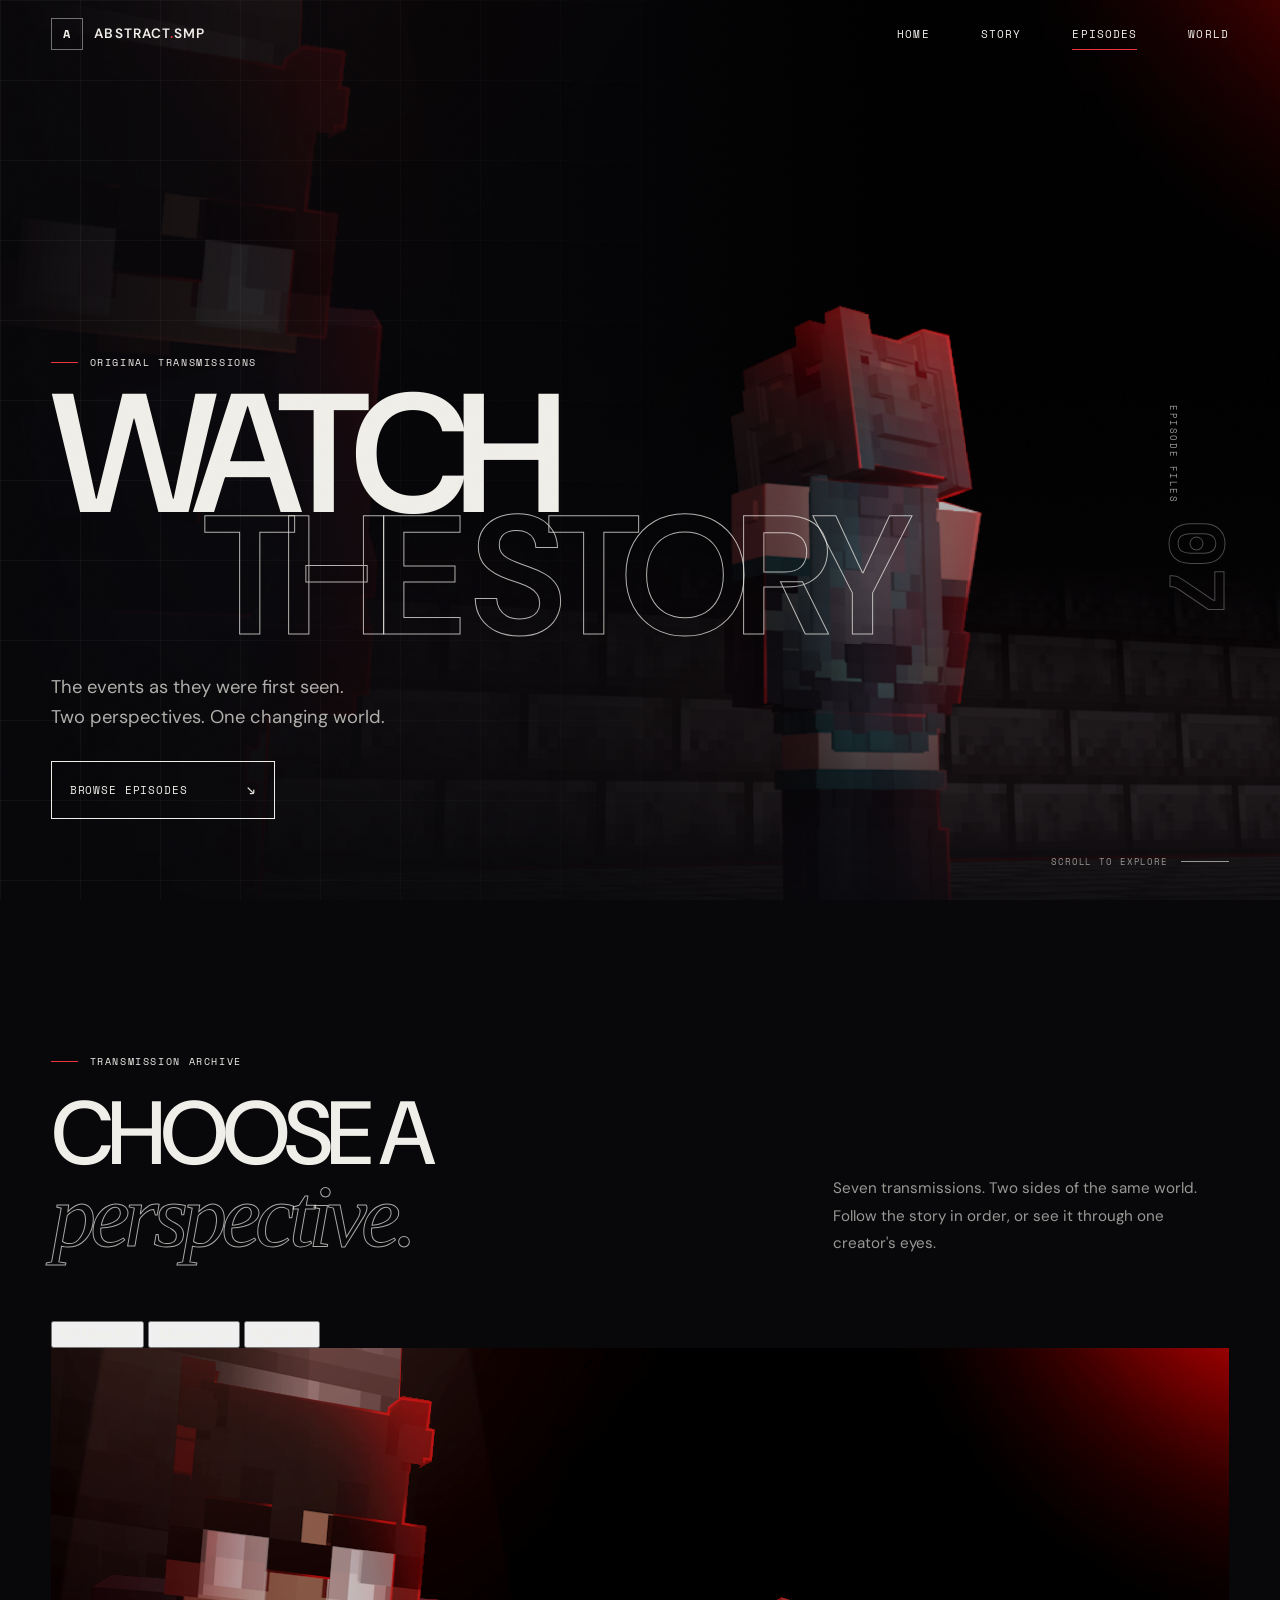
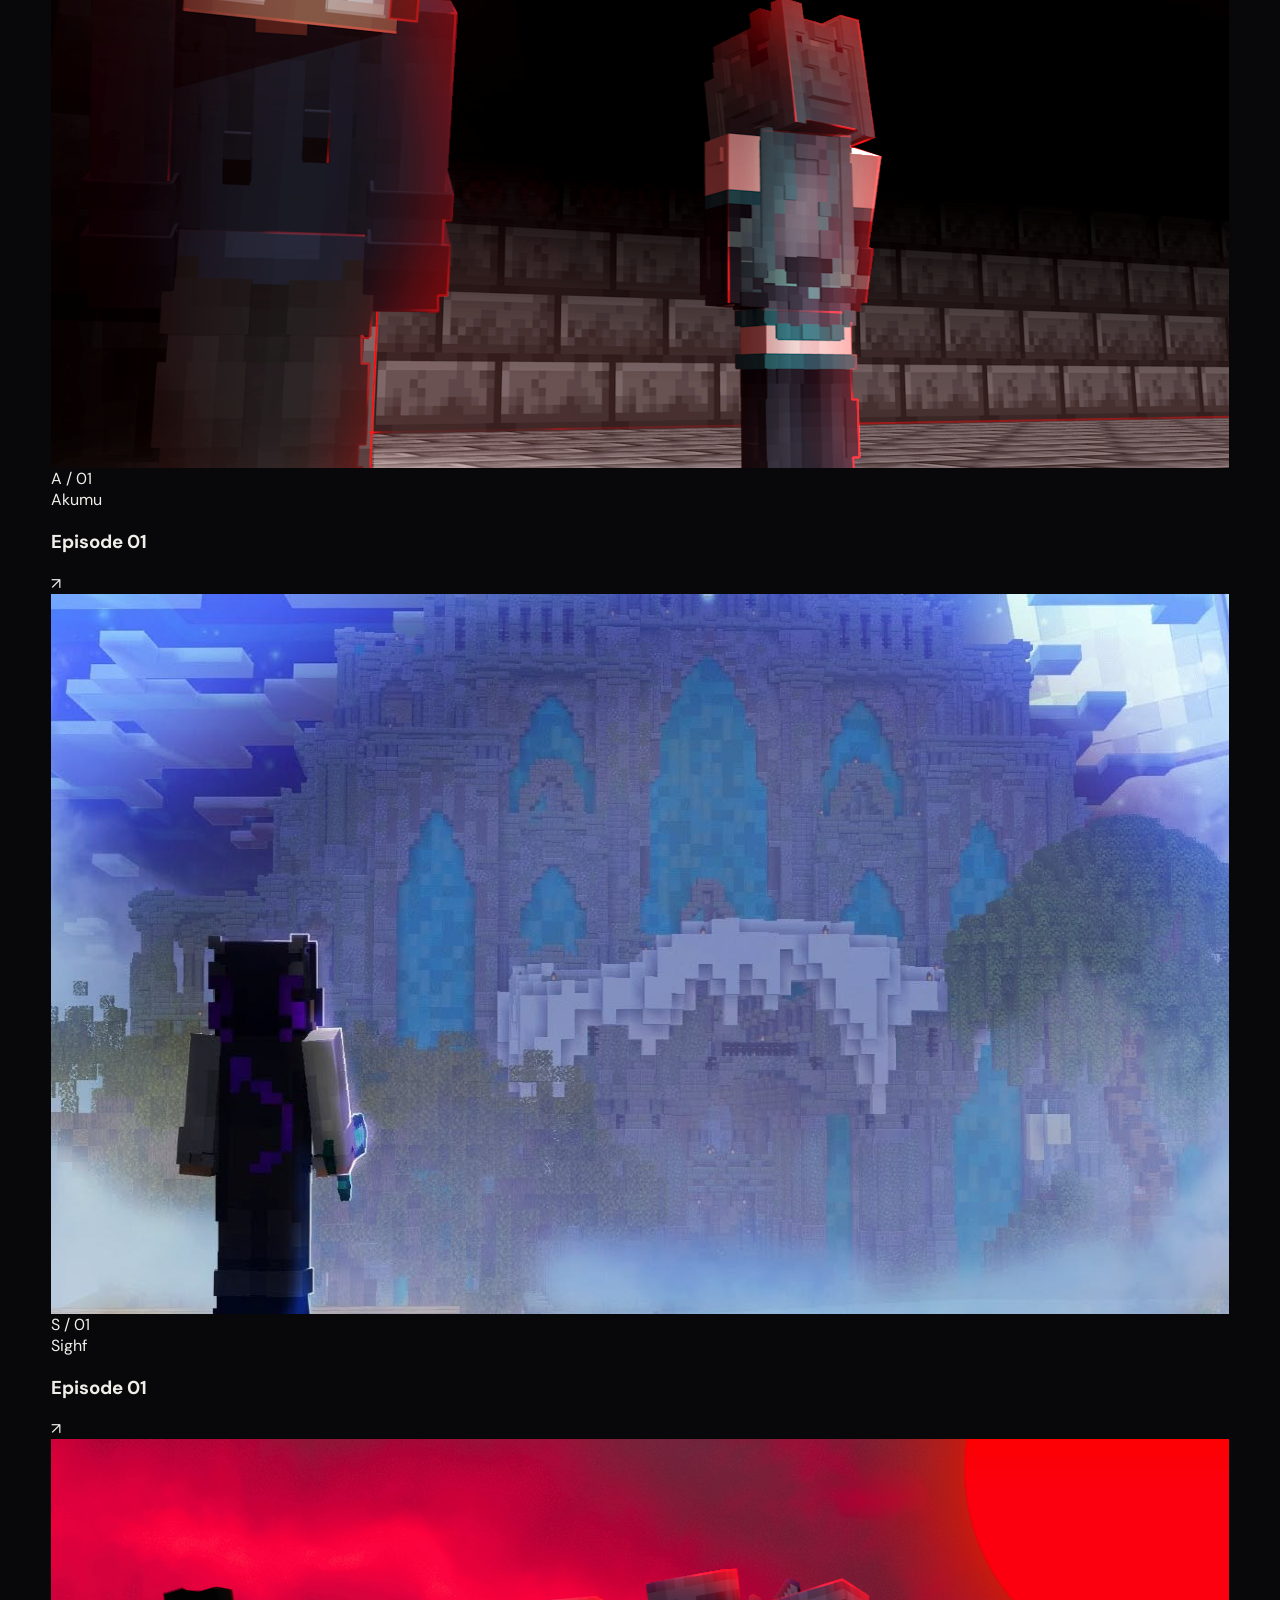
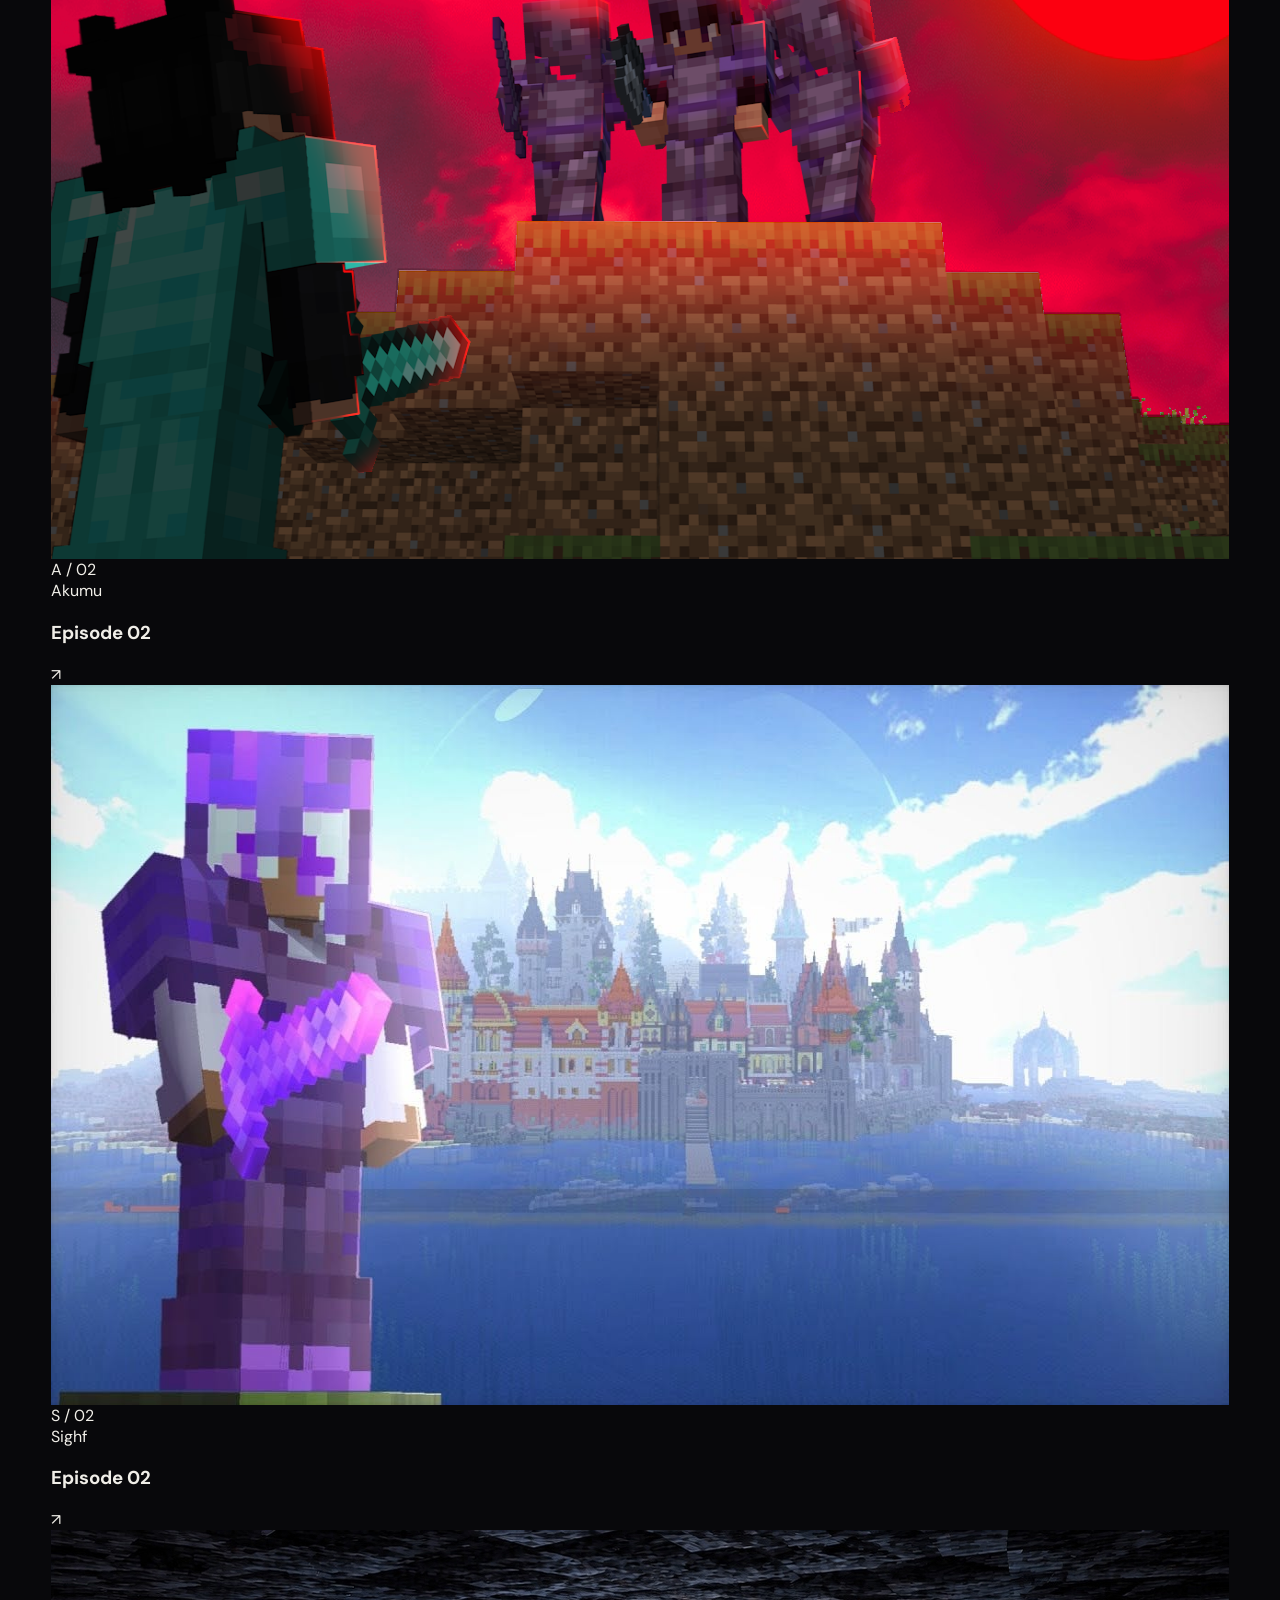
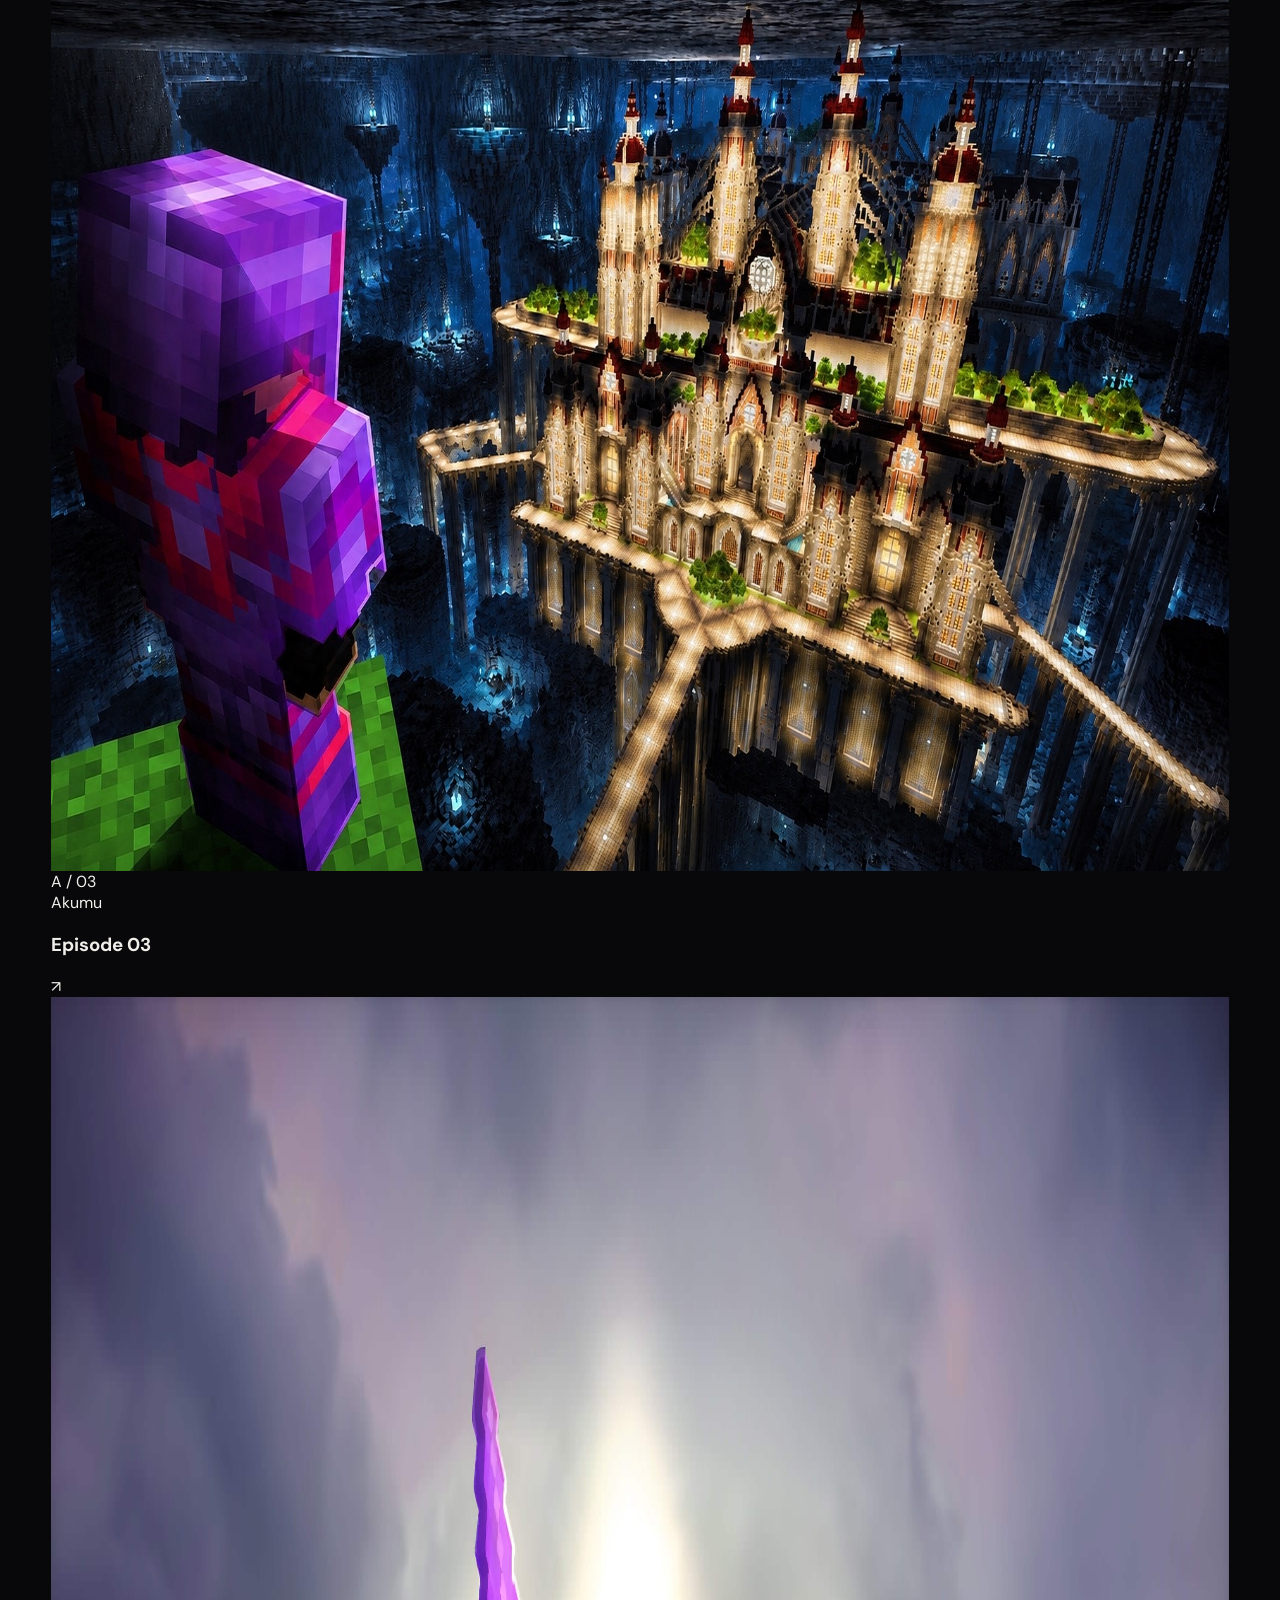
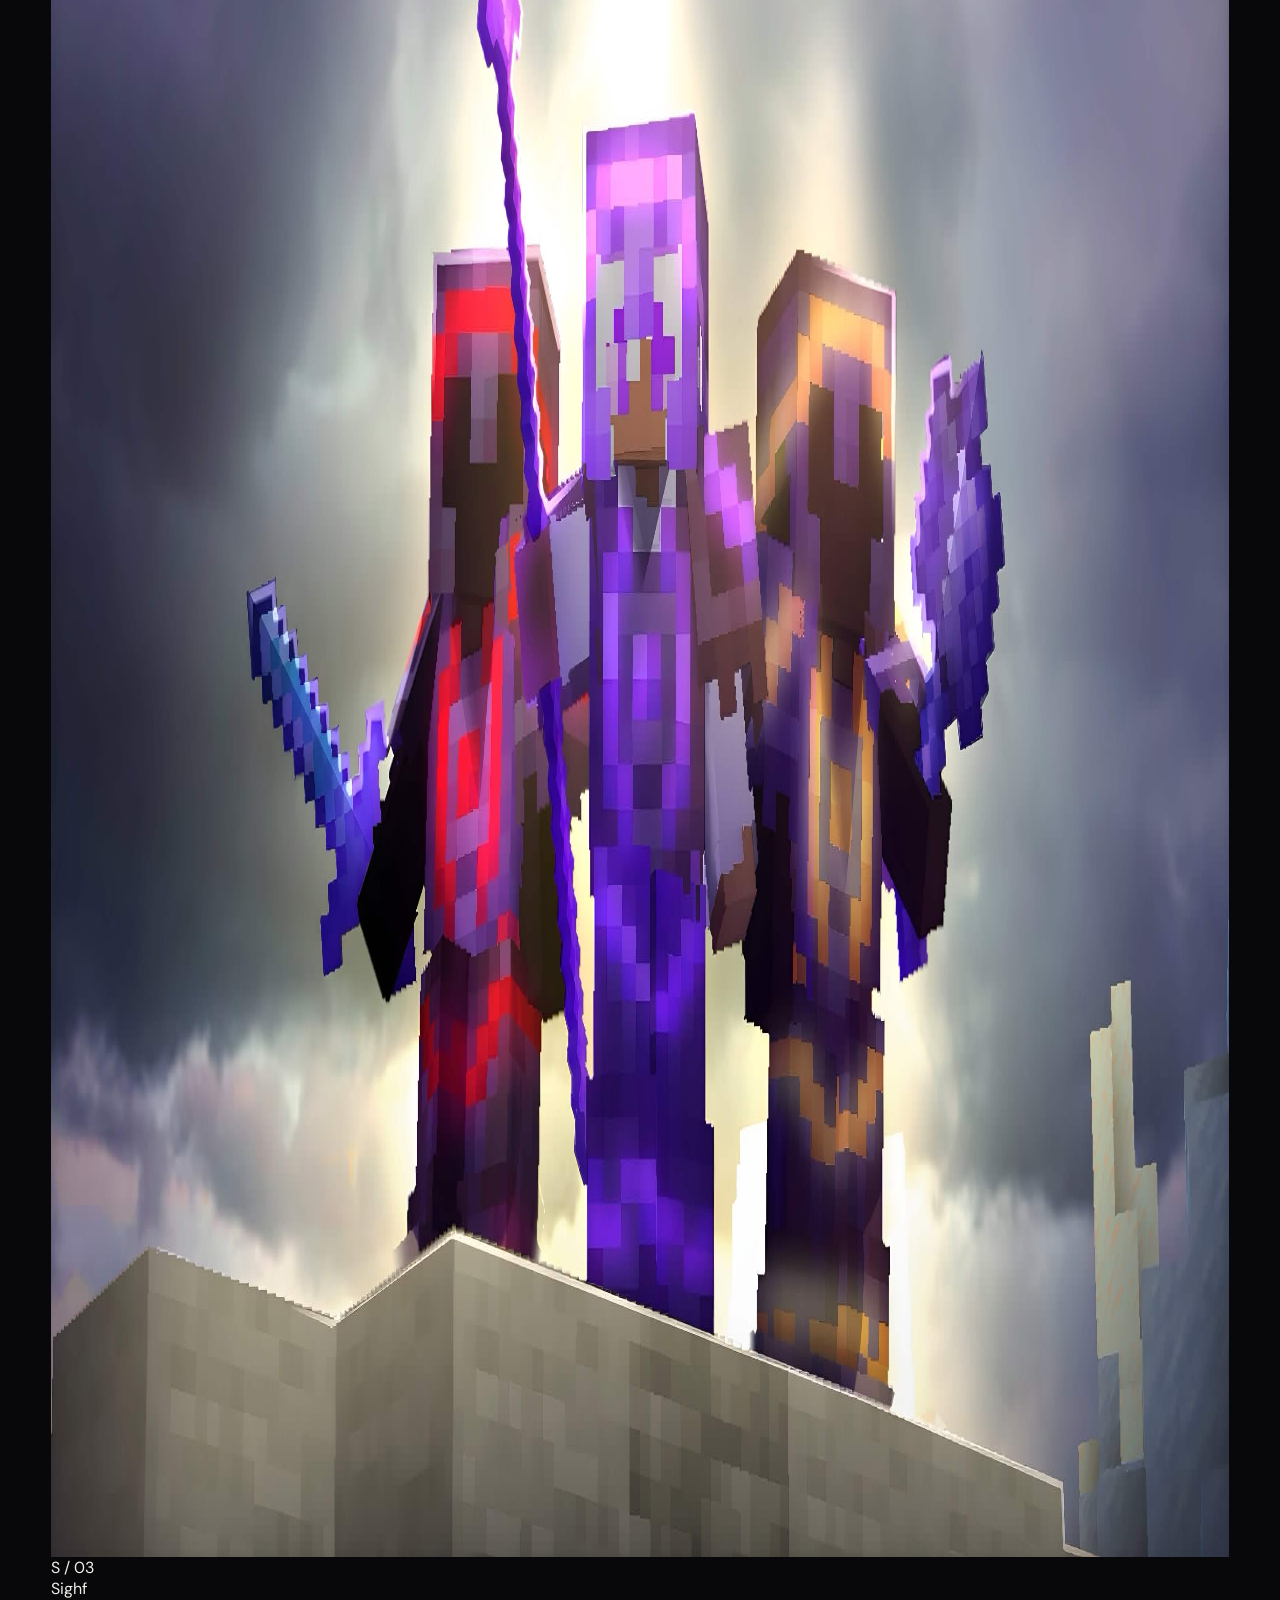
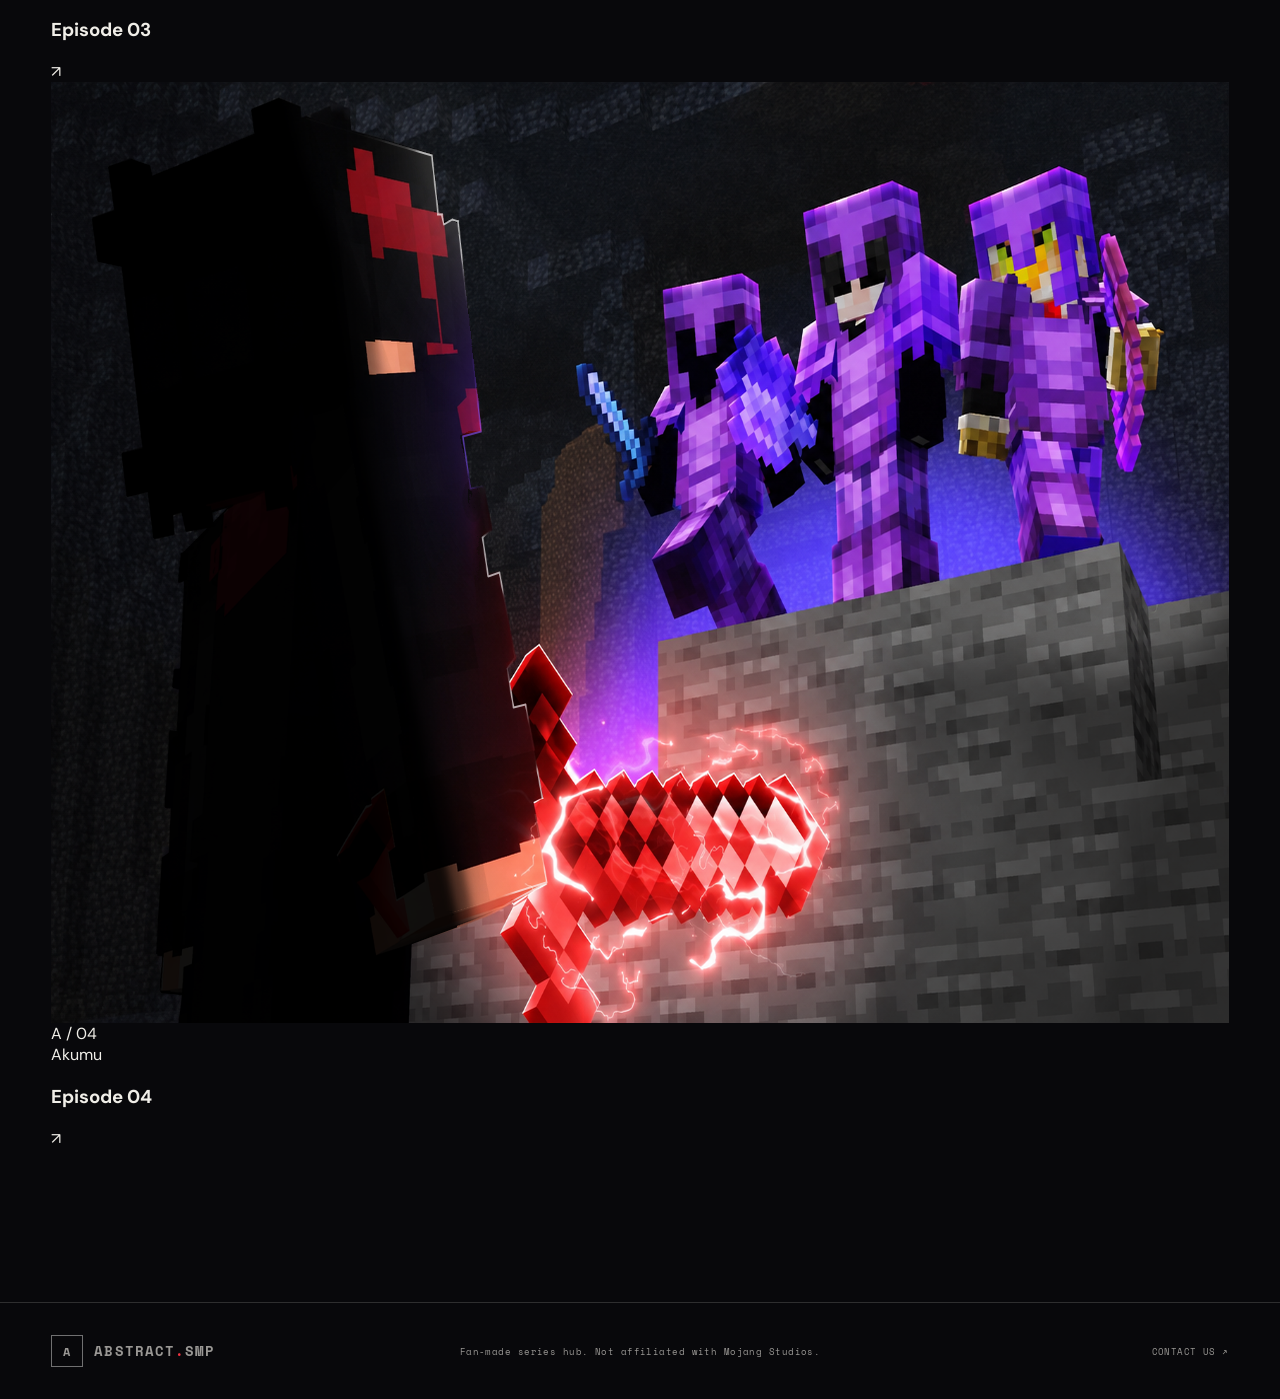
<file: episodes.html>
<!doctype html>
<html lang="en">
  <head>
    <meta charset="UTF-8">
    <meta name="viewport" content="width=device-width, initial-scale=1.0">
    <meta name="description" content="Watch the Abstract SMP story from Akumu and Sighf's perspectives.">
    <meta name="theme-color" content="#08080b">
    <meta property="og:title" content="Abstract SMP">
    <meta property="og:description" content="One world. Two perspectives. Every choice leaves a mark.">
    <meta property="og:image" content="assets/images/thumbnails/akumu/1.png">
    <meta property="og:type" content="website">
    <title>Episodes — Abstract SMP</title>
    <link rel="icon" href="assets/images/mark.svg" type="image/svg+xml">
    <link rel="stylesheet" href="assets/css/styles.css">
    <script src="assets/js/app.js" defer></script>
  </head>
  <body>
    <a class="skip-link" href="#main-content">Skip to content</a>

    <header class="site-header" data-header>
      <a class="brand" href="index.html" aria-label="Abstract SMP home">
        <span class="brand-mark" aria-hidden="true">A</span>
        <span>Abstract<span class="brand-dot">.</span>SMP</span>
      </a>

      <button class="menu-button" type="button" aria-expanded="false" aria-controls="site-nav" data-menu-button>
        <span></span><span></span>
        <span class="sr-only">Toggle navigation</span>
      </button>

      <nav class="site-nav" id="site-nav" aria-label="Main navigation" data-nav>
        <a href="index.html">Home</a>
        <a href="story.html">Story</a>
        <a class="is-current" href="episodes.html" aria-current="page">Episodes</a>
        <a href="world.html">World</a>
      </nav>
    </header>

    <main id="main-content">
      <section class="hero" id="top" aria-labelledby="hero-title">
        <div class="hero-art" aria-hidden="true"></div>
        <div class="hero-shade" aria-hidden="true"></div>
        <div class="hero-grid" aria-hidden="true"></div>

        <div class="hero-content">
          <p class="eyebrow"><span></span> Original transmissions</p>
          <h1 id="hero-title"><span>Watch</span><span class="outline-text">the story</span></h1>
          <p class="hero-copy">The events as they were first seen.<br>Two perspectives. One changing world.</p>
          <a class="button button-primary" href="#archive">
            Browse episodes
            <span aria-hidden="true">↘</span>
          </a>
        </div>

        <div class="hero-index" aria-hidden="true">
          <span>EPISODE FILES</span>
          <strong>07</strong>
        </div>

        <div class="scroll-cue" aria-hidden="true">
          <span>Scroll to explore</span>
          <i></i>
        </div>
      </section>

      <section class="archive section" id="archive" aria-labelledby="archive-title">
        <div class="section-heading reveal">
          <div>
            <p class="eyebrow"><span></span> Transmission archive</p>
            <h2 id="archive-title">Choose a<br><em>perspective.</em></h2>
          </div>
          <p class="section-intro">Seven transmissions. Two sides of the same world. Follow the story in order, or see it through one creator's eyes.</p>
        </div>

        <div class="filter-bar reveal" role="group" aria-label="Filter episodes by creator">
          <button class="filter-button is-active" type="button" data-filter="all" aria-pressed="true">All files <span>07</span></button>
          <button class="filter-button" type="button" data-filter="akumu" aria-pressed="false">Akumu <span>04</span></button>
          <button class="filter-button" type="button" data-filter="sighf" aria-pressed="false">Sighf <span>03</span></button>
        </div>

        <div class="episode-grid" data-episode-grid>
          <article class="episode-card episode-card-featured reveal" data-creator="akumu">
            <div class="episode-image">
              <img src="assets/images/thumbnails/akumu/1.png" alt="Two Minecraft characters in a dark, red-lit chamber" width="1280" height="720">
              <span class="episode-number">A / 01</span>
            </div>
            <div class="episode-meta"><span>Akumu</span><h3>Episode 01</h3><span class="arrow" aria-hidden="true">↗</span></div>
          </article>

          <article class="episode-card reveal" data-creator="sighf">
            <div class="episode-image">
              <img src="assets/images/thumbnails/sighf/1.jpg" alt="Minecraft character facing a monumental blue temple" width="1280" height="720" loading="lazy">
              <span class="episode-number">S / 01</span>
            </div>
            <div class="episode-meta"><span>Sighf</span><h3>Episode 01</h3><span class="arrow" aria-hidden="true">↗</span></div>
          </article>

          <article class="episode-card reveal" data-creator="akumu">
            <div class="episode-image">
              <img src="assets/images/thumbnails/akumu/2.png" alt="A scene from Akumu's second Abstract SMP episode" width="1280" height="720" loading="lazy">
              <span class="episode-number">A / 02</span>
            </div>
            <div class="episode-meta"><span>Akumu</span><h3>Episode 02</h3><span class="arrow" aria-hidden="true">↗</span></div>
          </article>

          <article class="episode-card reveal" data-creator="sighf">
            <div class="episode-image">
              <img src="assets/images/thumbnails/sighf/2.jpg" alt="A scene from Sighf's second Abstract SMP episode" width="1280" height="720" loading="lazy">
              <span class="episode-number">S / 02</span>
            </div>
            <div class="episode-meta"><span>Sighf</span><h3>Episode 02</h3><span class="arrow" aria-hidden="true">↗</span></div>
          </article>

          <article class="episode-card reveal" data-creator="akumu">
            <div class="episode-image">
              <img src="assets/images/thumbnails/akumu/3.png" alt="A scene from Akumu's third Abstract SMP episode" width="1672" height="941" loading="lazy">
              <span class="episode-number">A / 03</span>
            </div>
            <div class="episode-meta"><span>Akumu</span><h3>Episode 03</h3><span class="arrow" aria-hidden="true">↗</span></div>
          </article>

          <article class="episode-card reveal" data-creator="sighf">
            <div class="episode-image">
              <img src="assets/images/thumbnails/sighf/3.jpg" alt="A scene from Sighf's third Abstract SMP episode" width="3840" height="2160" loading="lazy">
              <span class="episode-number">S / 03</span>
            </div>
            <div class="episode-meta"><span>Sighf</span><h3>Episode 03</h3><span class="arrow" aria-hidden="true">↗</span></div>
          </article>

          <article class="episode-card reveal" data-creator="akumu">
            <div class="episode-image">
              <img src="assets/images/thumbnails/akumu/4.png" alt="A scene from Akumu's fourth Abstract SMP episode" width="1672" height="941" loading="lazy">
              <span class="episode-number">A / 04</span>
            </div>
            <div class="episode-meta"><span>Akumu</span><h3>Episode 04</h3><span class="arrow" aria-hidden="true">↗</span></div>
          </article>
        </div>
      </section>

    </main>

    <footer class="site-footer">
      <a class="brand" href="index.html"><span class="brand-mark" aria-hidden="true">A</span><span>Abstract<span class="brand-dot">.</span>SMP</span></a>
      <p>Fan-made series hub. Not affiliated with Mojang Studios.</p>
      <a href="index.html#contact">Contact us ↗</a>
    </footer>
  </body>
</html>
</file>
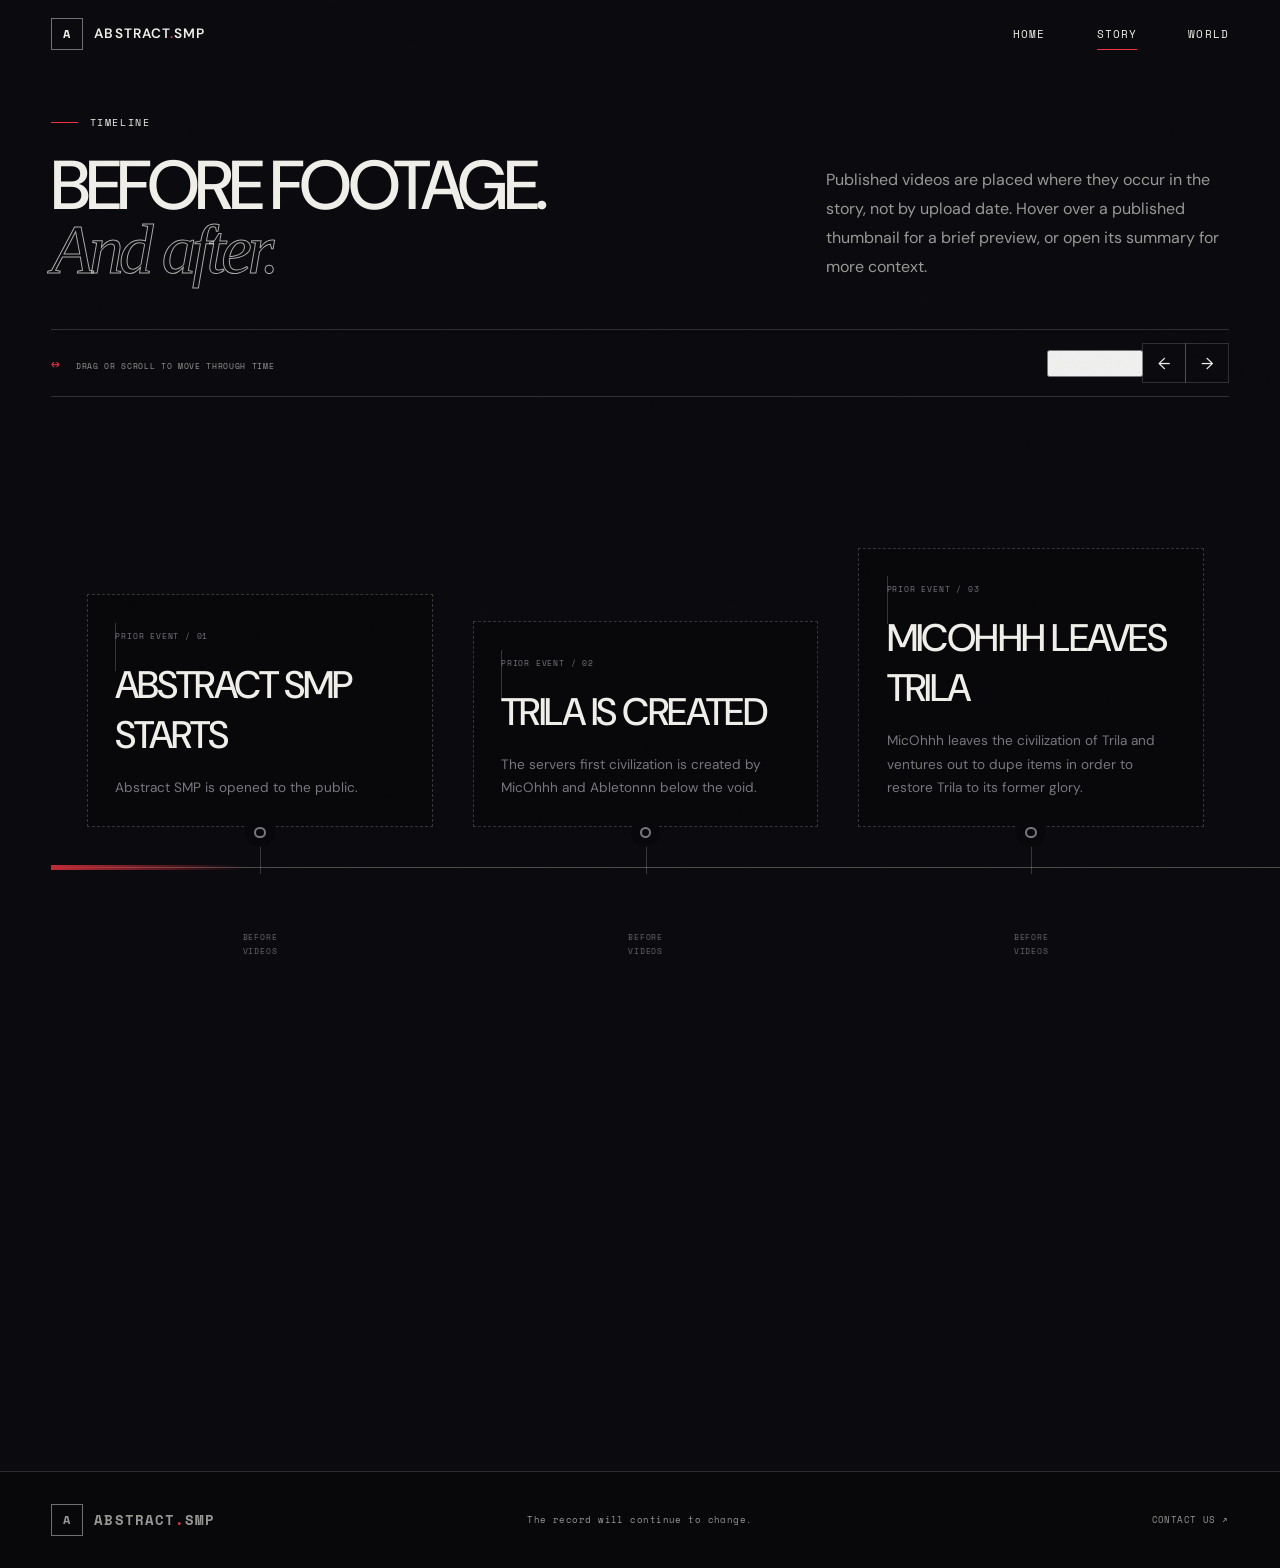
<file: story.html>
<!doctype html>
<html lang="en">
  <head>
    <meta charset="UTF-8">
    <meta name="viewport" content="width=device-width, initial-scale=1.0">
    <meta name="description" content="The chronological timeline of Abstract SMP.">
    <meta name="theme-color" content="#08080b">
    <title>Story Files — Abstract SMP</title>
    <link rel="icon" href="assets/images/mark.svg" type="image/svg+xml">
    <link rel="stylesheet" href="assets/css/styles.css">
    <script src="assets/js/app.js" defer></script>
  </head>
  <body>
    <a class="skip-link" href="#main-content">Skip to content</a>
    <header class="site-header is-scrolled" data-header>
      <a class="brand" href="index.html" aria-label="Abstract SMP home"><span class="brand-mark" aria-hidden="true">A</span><span>Abstract<span class="brand-dot">.</span>SMP</span></a>
      <button class="menu-button" type="button" aria-expanded="false" aria-controls="site-nav" data-menu-button><span></span><span></span><span class="sr-only">Toggle navigation</span></button>
      <nav class="site-nav" id="site-nav" aria-label="Main navigation" data-nav>
        <a href="index.html">Home</a><a class="is-current" href="story.html" aria-current="page">Story</a><a href="wip.html">World</a>
      </nav>
    </header>

    <main id="main-content" class="inner-page timeline-page">
      <section class="timeline-section section" id="timeline" aria-labelledby="timeline-title">
        <div class="timeline-heading reveal">
          <div><p class="eyebrow"><span></span> TIMELINE</p><h2 id="timeline-title">Before footage.<br><em>And after.</em></h2></div>
          <p>Published videos are placed where they occur in the story, not by upload date. Hover over a published thumbnail for a brief preview, or open its summary for more context.</p>
        </div>

        <div class="timeline-toolbar reveal">
          <p><span aria-hidden="true">↔</span> Drag or scroll to move through time</p>
          <div>
            <button class="sound-toggle" type="button" data-sound-toggle aria-pressed="true"><span aria-hidden="true">◖</span> Sound on</button>
            <button class="timeline-control" type="button" data-timeline-back aria-label="Scroll timeline backward">←</button>
            <button class="timeline-control" type="button" data-timeline-forward aria-label="Scroll timeline forward">→</button>
          </div>
        </div>

        <div class="timeline-viewport" data-timeline-viewport tabindex="0" aria-label="Abstract SMP chronological timeline">
          <div class="timeline" data-timeline>
          <div class="timeline-spine" aria-hidden="true"></div>

          <article class="timeline-row timeline-left timeline-placeholder reveal">
            <div class="prelude-card">
              <span>Prior event / 01</span>
              <h3>Abstract SMP starts</h3>
              <p>Abstract SMP is opened to the public.</p>
            </div>
            <div class="timeline-node"><span></span></div>
            <div class="timeline-index">BEFORE<br> VIDEOS</div>
          </article>

          <article class="timeline-row timeline-left timeline-placeholder reveal">
            <div class="prelude-card">
              <span>Prior event / 02</span>
              <h3>Trila is created</h3>
              <p>The servers first civilization is created by MicOhhh and Abletonnn below the void.</p>
            </div>
            <div class="timeline-node"><span></span></div>
            <div class="timeline-index">BEFORE<br> VIDEOS</div>
          </article>

          <article class="timeline-row timeline-left timeline-placeholder reveal">
            <div class="prelude-card">
              <span>Prior event / 03</span>
              <h3>MicOhhh leaves Trila</h3>
              <p>MicOhhh leaves the civilization of Trila and ventures out to dupe items in order to restore Trila to its former glory.</p>
            </div>
            <div class="timeline-node"><span></span></div>
            <div class="timeline-index">BEFORE<br> VIDEOS</div>
          </article>

          <article class="timeline-row timeline-right timeline-placeholder reveal">
            <div class="timeline-index">BEFORE<br> VIDEOS</div>
            <div class="timeline-node"><span></span></div>
            <div class="prelude-card">
              <span>Prior event / 04</span>
              <h3>MicOhhh destroys spawn</h3>
              <p>MicOhhh becomes the servers most destructive player, blowing up spawn completely. Unknown to many, he was trying to find a way to his home.</p>
            </div>
          </article>

          <article class="timeline-row timeline-left timeline-placeholder reveal">
            <div class="prelude-card">
              <span>Prior event / 05</span>
              <h3>Kurous Islands and The Cosmos creation</h3>
              <p>Gaminx creates Kurous Island and The Cosmos alongside Split.</p>
            </div>
            <div class="timeline-node"><span></span></div>
            <div class="timeline-index">BEFORE<br> VIDEOS</div>
          </article>

          <article class="timeline-row timeline-left timeline-placeholder reveal">
            <div class="prelude-card">
              <span>Prior event / 06</span>
              <h3>The creation of the OutLaws</h3>
              <p>Akumu and Sighf team up to obtain the only two Elytras on the server.</p>
            </div>
            <div class="timeline-node"><span></span></div>
            <div class="timeline-index">BEFORE<br> VIDEOS</div>
          </article>

          <article class="timeline-row timeline-left timeline-placeholder reveal">
            <div class="prelude-card">
              <span>Prior event / 07</span>
              <h3>The encounter</h3>
              <p>Akumu and MicOhhh meet.</p>
            </div>
            <div class="timeline-node"><span></span></div>
            <div class="timeline-index">FINAL<br>PRELUDE</div>
          </article>

          <div class="timeline-era reveal">
            <span>Recorded story begins</span>
            <strong>VIDEOS</strong>
          </div>

          <article class="timeline-row timeline-right reveal" id="akumu-episode-1">
            <div class="timeline-index"><span>01</span> The start of it all</div>
            <div class="timeline-node timeline-node-video"><span></span></div>
            <div class="timeline-card timeline-video" data-video-id="5ajad0l53J0" data-preview-start="117">
              <a class="timeline-media" href="https://www.youtube.com/watch?v=5ajad0l53J0&t=117s" target="_blank" rel="noopener noreferrer" aria-label="Watch Saving Minecraft's Most DESTRUCTIVE Player on YouTube">
                <img src="assets/images/thumbnails/akumu/1.png" alt="Thumbnail for Saving Minecraft's Most DESTRUCTIVE Player" width="1280" height="720" loading="lazy">
                <span class="play-badge"><i aria-hidden="true"></i> Watch episode</span>
                <span class="preview-label" aria-hidden="true">8 sec preview</span>
                <span class="timeline-preview" aria-hidden="true"></span>
              </a>
              <div class="timeline-card-title"><span>Akumu / Episode 01</span><h3>Saving Minecraft's Most <em>DESTRUCTIVE</em> Player</h3></div>
              <details class="episode-summary">
                <summary><span>Episode summary</span><i aria-hidden="true"></i></summary>
                <div><p>Akumu's story begins with an attempt to save one of Minecraft's most destructive players. However, the cosmos turns more currupt than thought.</p><a href="https://www.youtube.com/watch?v=5ajad0l53J0&t=117s" target="_blank" rel="noopener noreferrer">Watch on YouTube ↗</a></div>
              </details>
            </div>
          </article>

          <article class="timeline-row timeline-dual reveal" id="shared-chapter-2">
            <div class="timeline-card timeline-video" data-video-id="RUzB92BrY4k" data-preview-start="135">
              <a class="timeline-media" href="https://www.youtube.com/watch?v=RUzB92BrY4k&t=135s" target="_blank" rel="noopener noreferrer" aria-label="Watch I Got Hunted by Minecraft's LARGEST Nation on YouTube">
                <img src="assets/images/thumbnails/akumu/2.png" alt="Thumbnail for I Got Hunted by Minecraft's LARGEST Nation" width="1280" height="720" loading="lazy">
                <span class="play-badge"><i aria-hidden="true"></i> Watch episode</span><span class="preview-label" aria-hidden="true">8 sec preview</span><span class="timeline-preview" aria-hidden="true"></span>
              </a>
              <div class="timeline-card-title"><span>Akumu / Episode 02</span><h3>I Got Hunted by Minecraft's <em>LARGEST</em> Nation</h3></div>
              <details class="episode-summary"><summary><span>Episode summary</span><i aria-hidden="true"></i></summary><div><p>Akumu and Sighf become the target of Minecraft's largest nation. This perspective occurs alongside Sighf's discovery of the lost vault.</p><a href="https://www.youtube.com/watch?v=RUzB92BrY4k&t=135s" target="_blank" rel="noopener noreferrer">Watch on YouTube ↗</a></div></details>
            </div>
            <div class="timeline-node timeline-node-video"><span></span><small>02</small></div>
            <div class="timeline-card timeline-video" data-video-id="dnZf3E3MKw0" data-preview-start="16">
              <a class="timeline-media" href="https://www.youtube.com/watch?v=dnZf3E3MKw0&t=16s" target="_blank" rel="noopener noreferrer" aria-label="Watch I Found Minecraft's Lost Vault on YouTube">
                <img src="assets/images/thumbnails/sighf/1.jpg" alt="Thumbnail for I Found Minecraft's Lost Vault" width="1280" height="720" loading="lazy">
                <span class="play-badge"><i aria-hidden="true"></i> Watch episode</span><span class="preview-label" aria-hidden="true">8 sec preview</span><span class="timeline-preview" aria-hidden="true"></span>
              </a>
              <div class="timeline-card-title"><span>Sighf / Episode 01</span><h3>I Found Minecraft's <em>Lost Vault</em></h3></div>
              <details class="episode-summary"><summary><span>Episode summary</span><i aria-hidden="true"></i></summary><div><p>Sighf discovers Minecraft's lost vault while Akumu's hunt continues elsewhere.</p><a href="https://www.youtube.com/watch?v=dnZf3E3MKw0&t=16s" target="_blank" rel="noopener noreferrer">Watch on YouTube ↗</a></div></details>
            </div>
          </article>

          <article class="timeline-row timeline-left reveal" id="akumu-episode-3">
            <div class="timeline-card timeline-video" data-video-id="4PI5PcekQAE" data-preview-start="1306">
              <a class="timeline-media" href="https://www.youtube.com/watch?v=4PI5PcekQAE&t=1306s" target="_blank" rel="noopener noreferrer" aria-label="Watch I Discovered Minecraft's Lost Civilization on YouTube">
                <img src="assets/images/thumbnails/akumu/3.png" alt="Thumbnail for I Discovered Minecraft's Lost Civilization" width="1672" height="941" loading="lazy">
                <span class="play-badge"><i aria-hidden="true"></i> Watch episode</span><span class="preview-label" aria-hidden="true">8 sec preview</span><span class="timeline-preview" aria-hidden="true"></span>
              </a>
              <div class="timeline-card-title"><span>Akumu / Episode 03</span><h3>I Discovered Minecraft's <em>Lost Civilization</em></h3></div>
              <details class="episode-summary"><summary><span>Episode summary</span><i aria-hidden="true"></i></summary><div><p>Akumu uncovers a lost civilization, remeberance of MicOhhh are unavoidable. Just who are these people below bedrock?.</p><a href="https://www.youtube.com/watch?v=4PI5PcekQAE&t=1306s" target="_blank" rel="noopener noreferrer">Watch on YouTube ↗</a></div></details>
            </div>
            <div class="timeline-node timeline-node-video"><span></span></div>
          </article>

          <article class="timeline-row timeline-right reveal" id="akumu-episode-4">
            <div class="timeline-node timeline-node-locked"><span></span></div>
            <div class="timeline-card timeline-locked">
              <div class="timeline-media">
                <img src="assets/images/thumbnails/akumu/4.png" alt="Thumbnail for Akumu episode four" width="1672" height="941" loading="lazy">
                <span class="locked-badge">File unavailable</span>
              </div>
              <div class="timeline-card-title"><span>Akumu / Episode 04</span><h3>Untitled</em></h3></div>
              <details class="episode-summary"><summary><span>Episode summary</span><i aria-hidden="true"></i></summary><div><p>This episode's title, link, and timeline summary have not been released yet.</p></div></details>
            </div>
          </article>

          <article class="timeline-row timeline-left reveal" id="sighf-episode-2">
            <div class="timeline-card timeline-video" data-video-id="mHhYlA_u7-E" data-preview-start="108">
              <a class="timeline-media" href="https://www.youtube.com/watch?v=mHhYlA_u7-E&t=108s" target="_blank" rel="noopener noreferrer" aria-label="Watch Saving Minecrafts Poorest Civilization on YouTube">
                <img src="assets/images/thumbnails/sighf/2.jpg" alt="Thumbnail for Saving Minecrafts Poorest Civilization" width="1280" height="720" loading="lazy">
                <span class="play-badge"><i aria-hidden="true"></i> Watch episode</span><span class="preview-label" aria-hidden="true">8 sec preview</span><span class="timeline-preview" aria-hidden="true"></span>
              </a>
              <div class="timeline-card-title"><span>Sighf / Episode 02</span><h3>Saving Minecrafts <em>Poorest Civilization</em></h3></div>
              <details class="episode-summary"><summary><span>Episode summary</span><i aria-hidden="true"></i></summary><div><p>Sighf goes on the hunt for allies to aid in the fight against the cosmos and stumbles upon a.. broke civi.?</p><a href="https://www.youtube.com/watch?v=mHhYlA_u7-E&t=108s" target="_blank" rel="noopener noreferrer">Watch on YouTube ↗</a></div></details>
            </div>
            <div class="timeline-node timeline-node-video"><span></span></div>
          </article>

          <article class="timeline-row timeline-right reveal" id="sighf-episode-3">
            <div class="timeline-index"><span>06</span> Latest record</div>
            <div class="timeline-node timeline-node-locked"><span></span></div>
            <div class="timeline-card timeline-locked">
              <div class="timeline-media">
                <img src="assets/images/thumbnails/sighf/3.jpg" alt="Thumbnail for Sighf episode three" width="3840" height="2160" loading="lazy">
                <span class="locked-badge">File unavailable</span>
              </div>
              <div class="timeline-card-title"><span>Sighf / Episode 03</span><h3>Untitled <em>transmission</em></h3></div>
              <details class="episode-summary"><summary><span>Episode summary</span><i aria-hidden="true"></i></summary><div><p>This episode's title, link, and timeline summary have not been released yet.</p></div></details>
            </div>
          </article>

            <div class="timeline-end reveal"><span></span><p>The story continues</p></div>
          </div>
        </div>
      </section>
    </main>
    <footer class="site-footer"><a class="brand" href="index.html"><span class="brand-mark" aria-hidden="true">A</span><span>Abstract<span class="brand-dot">.</span>SMP</span></a><p>The record will continue to change.</p><a href="index.html#contact">Contact us ↗</a></footer>
  </body>
</html>
</file>
<file: assets/css/styles.css>
@import url("https://fonts.googleapis.com/css2?family=DM+Sans:wght@400;500;600&family=Space+Mono:wght@400;700&display=swap");

:root {
  --ink: #08080b;
  --paper: #f0eee8;
  --muted: #9a9895;
  --line: rgba(240, 238, 232, 0.16);
  --red: #ef3340;
  --blue: #8bbcff;
  --page-padding: clamp(1.25rem, 4vw, 4.5rem);
  --font-body: "DM Sans", Arial, sans-serif;
  --font-mono: "Space Mono", Consolas, monospace;
}

* { box-sizing: border-box; }
html { scroll-behavior: smooth; }
body {
  margin: 0;
  background: var(--ink);
  color: var(--paper);
  font-family: var(--font-body);
  overflow-x: hidden;
}
body::before {
  position: fixed;
  inset: 0;
  z-index: 20;
  background-image: url("data:image/svg+xml,%3Csvg viewBox='0 0 180 180' xmlns='http://www.w3.org/2000/svg'%3E%3Cfilter id='n'%3E%3CfeTurbulence type='fractalNoise' baseFrequency='.9' numOctaves='4' stitchTiles='stitch'/%3E%3C/filter%3E%3Crect width='100%25' height='100%25' filter='url(%23n)' opacity='.25'/%3E%3C/svg%3E");
  content: "";
  opacity: 0.035;
  pointer-events: none;
}
a { color: inherit; text-decoration: none; }
button { color: inherit; font: inherit; }
img { display: block; max-width: 100%; }
.sr-only { position: absolute; width: 1px; height: 1px; overflow: hidden; clip: rect(0, 0, 0, 0); }
.skip-link { position: fixed; z-index: 100; top: 1rem; left: 1rem; padding: .7rem 1rem; background: var(--paper); color: var(--ink); transform: translateY(-200%); }
.skip-link:focus { transform: none; }

.site-header {
  position: fixed;
  z-index: 10;
  top: 0;
  left: 0;
  width: 100%;
  display: flex;
  align-items: center;
  justify-content: space-between;
  padding: 1.1rem var(--page-padding);
  border-bottom: 1px solid transparent;
  transition: background .25s, border-color .25s, padding .25s;
}
.site-header.is-scrolled { padding-block: .75rem; border-color: var(--line); background: rgba(8, 8, 11, .88); backdrop-filter: blur(16px); }
.brand { display: flex; align-items: center; gap: .7rem; font-size: .85rem; font-weight: 600; letter-spacing: .08em; text-transform: uppercase; }
.brand-mark { display: grid; width: 2rem; height: 2rem; place-items: center; border: 1px solid rgba(255,255,255,.42); font-family: var(--font-mono); font-size: .75rem; }
.brand-dot { color: var(--red); }
.site-nav { display: flex; gap: clamp(1.5rem, 4vw, 4rem); font-family: var(--font-mono); font-size: .68rem; letter-spacing: .1em; text-transform: uppercase; }
.site-nav a { position: relative; padding-block: .5rem; }
.site-nav a::after { position: absolute; right: 0; bottom: 0; left: 0; height: 1px; background: var(--red); content: ""; transform: scaleX(0); transform-origin: right; transition: transform .25s; }
.site-nav a:hover::after, .site-nav a:focus-visible::after { transform: scaleX(1); transform-origin: left; }
.site-nav a.is-current::after { transform: scaleX(1); }
.menu-button { display: none; border: 0; background: none; }

.hero { position: relative; min-height: 100svh; display: flex; align-items: flex-end; padding: 8rem var(--page-padding) clamp(4rem, 9vh, 7rem); isolation: isolate; overflow: hidden; }
.hero-art { position: absolute; z-index: -4; inset: 0; background: url("../images/thumbnails/akumu/1.png") center 42% / cover no-repeat; transform: scale(1.04); animation: hero-arrive 1.4s cubic-bezier(.2,.8,.2,1) both; }
.home-hero-art { position: absolute; z-index: -4; inset: 0; background: url("../images/bgs/KurousIsland.png") 43% center / cover no-repeat; transform: scale(1.04); animation: hero-arrive 1.4s cubic-bezier(.2,.8,.2,1) both; }
.home-hero-shade { background: linear-gradient(90deg, rgba(8,8,11,.94) 0%, rgba(8,8,11,.62) 42%, rgba(8,8,11,.05) 75%), linear-gradient(0deg, rgba(8,8,11,.88), transparent 62%); }
.home-hero h1 { font-size: clamp(4.2rem, 10vw, 9.5rem); line-height: .78; }
.home-hero .outline-text { margin-left: 10%; white-space: nowrap; }
.home-hero .hero-copy { max-width: 38rem; }
.hero-actions { display: flex; align-items: center; gap: 1.6rem; }
.text-link { display: inline-flex; gap: .8rem; padding: .7rem 0; border-bottom: 1px solid rgba(240,238,232,.35); font-family: var(--font-mono); font-size: .6rem; letter-spacing: .08em; text-transform: uppercase; }
.text-link span { transition: transform .2s; }
.text-link:hover span { transform: translateY(3px); }
.location-label { position: absolute; right: var(--page-padding); bottom: 4.8rem; display: flex; align-items: center; gap: .9rem; padding: .7rem 1rem; border-left: 2px solid var(--red); background: rgba(8,8,11,.62); backdrop-filter: blur(8px); }
.location-label > span { color: var(--red); font-family: var(--font-mono); font-size: .55rem; }
.location-label div { display: flex; flex-direction: column; gap: .15rem; }
.location-label strong { font-size: .75rem; letter-spacing: .08em; text-transform: uppercase; }
.location-label small { color: var(--muted); font-family: var(--font-mono); font-size: .48rem; letter-spacing: .1em; text-transform: uppercase; }
.hero-shade { position: absolute; z-index: -3; inset: 0; background: linear-gradient(90deg, rgba(8,8,11,.97) 0%, rgba(8,8,11,.69) 43%, rgba(8,8,11,.1) 72%), linear-gradient(0deg, rgba(8,8,11,.9), transparent 60%); }
.hero-grid { position: absolute; z-index: -2; inset: 0; background-image: linear-gradient(rgba(255,255,255,.045) 1px, transparent 1px), linear-gradient(90deg, rgba(255,255,255,.045) 1px, transparent 1px); background-size: 6.25vw 6.25vw; mask-image: linear-gradient(to right, #000, transparent 65%); }
.hero-content { width: min(900px, 80vw); }
.eyebrow { display: flex; align-items: center; gap: .7rem; margin: 0 0 1.5rem; font-family: var(--font-mono); font-size: .63rem; letter-spacing: .16em; text-transform: uppercase; }
.eyebrow span { width: 1.7rem; height: 1px; background: var(--red); }
.hero h1 { margin: 0; font-size: clamp(4.5rem, 13.2vw, 12rem); font-weight: 600; letter-spacing: -.085em; line-height: .72; text-transform: uppercase; }
.hero h1 > span { display: block; }
.outline-text { color: transparent; -webkit-text-stroke: 1px rgba(240,238,232,.74); margin-left: 17%; }
.hero-copy { margin: clamp(2rem, 4vh, 3.5rem) 0 1.8rem; color: rgba(240,238,232,.72); font-size: clamp(.95rem, 1.5vw, 1.15rem); line-height: 1.6; }
.button { display: inline-flex; align-items: center; justify-content: space-between; gap: 2rem; min-width: 14rem; padding: 1rem 1.1rem; border: 1px solid var(--paper); font-family: var(--font-mono); font-size: .66rem; letter-spacing: .08em; text-transform: uppercase; transition: color .25s, background .25s; }
.button:hover, .button:focus-visible { background: var(--paper); color: var(--ink); }
.button span { font-size: 1rem; }
.hero-index { position: absolute; top: 45%; right: var(--page-padding); display: flex; align-items: flex-end; gap: 1rem; writing-mode: vertical-rl; }
.hero-index span { color: var(--muted); font-family: var(--font-mono); font-size: .55rem; letter-spacing: .18em; }
.hero-index strong { color: transparent; font-family: var(--font-mono); font-size: clamp(3rem, 6vw, 6rem); line-height: .8; -webkit-text-stroke: 1px rgba(240,238,232,.3); }
.scroll-cue { position: absolute; right: var(--page-padding); bottom: 2rem; display: flex; align-items: center; gap: .8rem; color: var(--muted); font-family: var(--font-mono); font-size: .55rem; letter-spacing: .1em; text-transform: uppercase; }
.scroll-cue i { width: 3rem; height: 1px; background: var(--muted); transform-origin: left; animation: pulse-line 1.8s ease-in-out infinite; }

.section { padding: clamp(6rem, 12vw, 11rem) var(--page-padding); }
.section-heading { display: grid; grid-template-columns: 1.3fr .7fr; align-items: end; gap: 3rem; margin-bottom: 4rem; }
.section h2 { margin: 0; font-size: clamp(3rem, 7vw, 7rem); font-weight: 500; letter-spacing: -.065em; line-height: .92; text-transform: uppercase; }
.section h2 em { color: transparent; font-family: Georgia, serif; font-weight: 400; text-transform: none; -webkit-text-stroke: 1px rgba(240,238,232,.7); }
.section-intro { max-width: 31rem; margin: 0; color: var(--muted); font-size: .95rem; line-height: 1.8; }
.site-footer { display: grid; grid-template-columns: 1fr auto 1fr; align-items: center; gap: 2rem; padding: 2rem var(--page-padding); border-top: 1px solid var(--line); color: var(--muted); font-family: var(--font-mono); font-size: .55rem; letter-spacing: .05em; }
.site-footer > a:last-child { justify-self: end; text-transform: uppercase; }
.reveal { opacity: 0; transform: translateY(28px); transition: opacity .7s ease, transform .7s cubic-bezier(.2,.8,.2,1); }
.reveal.is-visible { opacity: 1; transform: none; }
.reveal:target { opacity: 1; transform: none; }

/* Home: character profiles */
.characters-section { background: #0b0b0f; }
.character-grid { display: grid; gap: 1px; background: var(--line); border: 1px solid var(--line); }
.character-card { display: grid; grid-template-columns: minmax(250px, .72fr) 1.28fr; min-height: 34rem; background: var(--ink); }
.character-portrait { position: relative; min-height: 28rem; overflow: hidden; }
.character-portrait::after { position: absolute; inset: 0; background: linear-gradient(0deg, rgba(8,8,11,.72), transparent 48%); content: ""; transition: background .3s; }
.character-portrait img { width: 100%; height: 100%; object-fit: cover; filter: saturate(.78) contrast(1.05); transition: transform .65s cubic-bezier(.2,.8,.2,1), filter .3s; }
.character-portrait > span { position: absolute; z-index: 2; right: 1.5rem; bottom: 1.5rem; padding: .6rem .75rem; background: var(--paper); color: var(--ink); font-family: var(--font-mono); font-size: .55rem; letter-spacing: .08em; text-transform: uppercase; }
.character-portrait:hover img { transform: scale(1.035); filter: saturate(1); }
.character-copy { display: flex; flex-direction: column; justify-content: center; padding: clamp(2rem, 6vw, 6rem); }
.character-number { margin: 0 0 3rem; color: var(--muted); font-family: var(--font-mono); font-size: .58rem; letter-spacing: .12em; text-transform: uppercase; }
.character-copy h3 { margin: 0; font-size: clamp(3.5rem, 8vw, 8rem); font-weight: 500; letter-spacing: -.075em; line-height: .85; text-transform: uppercase; }
.character-copy > p:not(.character-number) { max-width: 39rem; margin: 2rem 0; color: var(--muted); line-height: 1.8; }
.character-copy > a { align-self: flex-start; padding-bottom: .5rem; border-bottom: 1px solid var(--line); font-family: var(--font-mono); font-size: .62rem; letter-spacing: .08em; text-transform: uppercase; }
.character-sighf .character-portrait { grid-column: 2; }
.character-sighf .character-copy { grid-column: 1; grid-row: 1; }
.character-sighf .character-copy h3 { color: #f1b4f4; }
.character-akumu .character-copy h3 { color: #ff5664; }

.latest-story { background: var(--paper); color: var(--ink); }
.latest-story-inner { display: grid; grid-template-columns: 1.2fr .8fr; gap: clamp(3rem, 9vw, 9rem); align-items: end; }
.latest-story h2 { font-size: clamp(3rem, 6vw, 6.5rem); }
.latest-story h2 em { -webkit-text-stroke-color: rgba(8,8,11,.7); }
.latest-story-inner > div:last-child p { margin: 0 0 2rem; color: #66666a; line-height: 1.8; }
.latest-story .button { border-color: var(--ink); }
.latest-story .button:hover { background: var(--ink); color: var(--paper); }

.contact-section { background: #111116; }
.contact-layout { display: grid; grid-template-columns: 1.15fr .85fr; gap: clamp(3rem, 8vw, 8rem); align-items: end; }
.contact-layout h2 { font-size: clamp(3.2rem, 7vw, 7rem); }
.contact-copy > p { max-width: 31rem; margin: 0 0 2.5rem; color: var(--muted); line-height: 1.8; }
.contact-email { display: inline-block; font-family: var(--font-mono); font-size: clamp(.8rem, 1.4vw, 1.1rem); line-height: 1.7; word-break: break-word; }
.contact-email span { color: var(--red); }

/* Story page */
.inner-page { padding-top: 4rem; }

/* Story timeline */
.timeline-section { overflow: hidden; background: #0b0b0f; }
.timeline-heading { display: grid; grid-template-columns: 1.25fr .75fr; gap: clamp(3rem, 8vw, 8rem); align-items: end; margin-bottom: clamp(7rem, 13vw, 13rem); }
.timeline-heading h2 { font-size: clamp(3rem, 6.5vw, 6.5rem); }
.timeline-heading > p { max-width: 34rem; margin: 0; color: var(--muted); line-height: 1.8; }
.timeline { position: relative; max-width: 1320px; margin: 0 auto; }
.timeline-spine { position: absolute; z-index: 0; top: 0; bottom: 2rem; left: 50%; width: 1px; background: linear-gradient(to bottom, transparent, rgba(240,238,232,.25) 4rem, rgba(240,238,232,.25) calc(100% - 4rem), transparent); transform: translateX(-50%); }
.timeline-spine::after { position: absolute; top: 0; left: -2px; width: 5px; height: 12rem; background: linear-gradient(var(--red), transparent); content: ""; opacity: .8; }
.timeline-row { position: relative; z-index: 1; display: grid; grid-template-columns: minmax(0, 1fr) 6rem minmax(0, 1fr); align-items: start; margin-bottom: clamp(7rem, 12vw, 12rem); }
.timeline-node { position: relative; grid-column: 2; display: grid; min-height: 6rem; place-items: start center; }
.timeline-node > span { display: block; width: .72rem; height: .72rem; margin-top: 3.7rem; border: 2px solid #77777e; border-radius: 50%; background: var(--ink); box-shadow: 0 0 0 .55rem var(--ink); }
.timeline-node-video > span { border-color: var(--red); background: var(--red); box-shadow: 0 0 0 .5rem var(--ink), 0 0 22px rgba(239,51,64,.5); }
.timeline-node-locked > span { border-color: #55555c; background: #232329; }
.timeline-node small { position: absolute; top: 5.3rem; color: var(--muted); font-family: var(--font-mono); font-size: .48rem; }
.timeline-left > :first-child { grid-column: 1; }
.timeline-left > .timeline-index { grid-column: 3; }
.timeline-right > :first-child { grid-column: 1; }
.timeline-right > :last-child { grid-column: 3; }
.timeline-dual > .timeline-card:first-child { grid-column: 1; }
.timeline-dual > .timeline-card:last-child { grid-column: 3; }
.timeline-index { padding: 3.4rem 1.5rem; color: #66666d; font-family: var(--font-mono); font-size: .5rem; letter-spacing: .1em; line-height: 1.7; text-transform: uppercase; }
.timeline-left .timeline-index { text-align: left; }
.timeline-right .timeline-index { text-align: right; }
.timeline-index > span { display: block; margin-bottom: .45rem; color: var(--red); font-size: .62rem; }
.prelude-card { position: relative; max-width: 28rem; padding: 1.7rem; border: 1px dashed rgba(240,238,232,.2); background: rgba(8,8,11,.72); }
.timeline-left .prelude-card { justify-self: end; }
.timeline-right .prelude-card { justify-self: start; }
.prelude-card::after, .prelude-card::before, .timeline-card::after, .timeline-card::before { position: absolute; top: 4rem; width: 3rem; height: 1px; background: rgba(240,238,232,.2); content: ""; }
.timeline-left .prelude-card::after, .timeline-left .timeline-card::after, .timeline-dual .timeline-card:first-child::after { right: -3rem; }
.timeline-right .prelude-card::before, .timeline-right .timeline-card::before, .timeline-dual .timeline-card:last-child::before { left: -3rem; }
.prelude-card > span { color: #77777e; font-family: var(--font-mono); font-size: .5rem; letter-spacing: .1em; text-transform: uppercase; }
.prelude-card h3 { margin: 1rem 0; font-size: clamp(1.5rem, 3vw, 2.5rem); font-weight: 500; letter-spacing: -.04em; text-transform: uppercase; }
.prelude-card p { margin: 0; color: #77777e; font-size: .85rem; line-height: 1.7; }
.timeline-era { position: relative; z-index: 2; display: flex; min-height: 17rem; flex-direction: column; align-items: center; justify-content: center; margin: 2rem calc(var(--page-padding) * -1) clamp(9rem, 15vw, 15rem); border-block: 1px solid var(--line); background: rgba(8,8,11,.88); text-align: center; }
.timeline-era::before { position: absolute; z-index: -1; inset: 0; background: radial-gradient(circle, rgba(239,51,64,.14), transparent 48%); content: ""; }
.timeline-era span { margin-bottom: 1rem; color: var(--red); font-family: var(--font-mono); font-size: .55rem; letter-spacing: .15em; text-transform: uppercase; }
.timeline-era strong { color: transparent; font-size: clamp(3rem, 9vw, 9rem); font-weight: 500; letter-spacing: -.07em; line-height: .9; -webkit-text-stroke: 1px rgba(240,238,232,.65); }
.timeline-card { position: relative; min-width: 0; border: 1px solid var(--line); background: var(--ink); transform-origin: center; transition: border-color .3s, box-shadow .3s, transform .4s cubic-bezier(.2,.8,.2,1); }
.timeline-left .timeline-card, .timeline-dual .timeline-card:first-child { transform-origin: right center; }
.timeline-right .timeline-card, .timeline-dual .timeline-card:last-child { transform-origin: left center; }
.timeline-video:hover, .timeline-video:focus-within { z-index: 3; border-color: rgba(240,238,232,.4); box-shadow: 0 1.5rem 4rem rgba(0,0,0,.38); transform: scale(1.025); }
.timeline-media { position: relative; display: block; aspect-ratio: 16/9; overflow: hidden; background: #17171c; }
.timeline-media > img { width: 100%; height: 100%; object-fit: cover; filter: saturate(.8) contrast(1.05); transition: filter .3s, transform .5s cubic-bezier(.2,.8,.2,1); }
.timeline-video:hover .timeline-media > img, .timeline-video:focus-within .timeline-media > img { filter: saturate(1); transform: scale(1.025); }
.timeline-media::after { position: absolute; z-index: 2; inset: 0; border: 1px solid rgba(255,255,255,.08); background: linear-gradient(0deg, rgba(8,8,11,.65), transparent 45%); content: ""; pointer-events: none; }
.play-badge, .locked-badge { position: absolute; z-index: 4; bottom: 1rem; left: 1rem; display: inline-flex; align-items: center; gap: .55rem; padding: .55rem .7rem; background: var(--paper); color: var(--ink); font-family: var(--font-mono); font-size: .5rem; letter-spacing: .08em; text-transform: uppercase; }
.play-badge i { width: 0; height: 0; border-top: .26rem solid transparent; border-bottom: .26rem solid transparent; border-left: .42rem solid var(--ink); }
.locked-badge { background: rgba(8,8,11,.82); color: #8a8a90; backdrop-filter: blur(6px); }
.preview-label { position: absolute; z-index: 4; right: 1rem; bottom: 1rem; color: rgba(240,238,232,.7); font-family: var(--font-mono); font-size: .45rem; letter-spacing: .08em; text-transform: uppercase; opacity: 0; transition: opacity .2s; }
.timeline-video:hover .preview-label { opacity: 1; }
.timeline-preview { position: absolute; z-index: 1; inset: 0; pointer-events: none; }
.timeline-preview iframe { width: 100%; height: 100%; border: 0; pointer-events: none; }
.timeline-video.is-previewing .play-badge { opacity: 0; }
.timeline-card-title { padding: 1.35rem 1.25rem 1.5rem; }
.timeline-card-title > span { color: var(--red); font-family: var(--font-mono); font-size: .5rem; letter-spacing: .1em; text-transform: uppercase; }
.timeline-card-title h3 { margin: .75rem 0 0; font-size: clamp(1.25rem, 2.35vw, 2.25rem); font-weight: 500; letter-spacing: -.045em; line-height: 1.05; text-transform: uppercase; }
.timeline-card-title h3 em { color: transparent; font-family: inherit; font-style: normal; -webkit-text-stroke: 1px rgba(240,238,232,.65); }
.episode-summary { border-top: 1px solid var(--line); }
.episode-summary summary { display: flex; align-items: center; justify-content: space-between; padding: 1rem 1.25rem; cursor: pointer; color: var(--muted); font-family: var(--font-mono); font-size: .52rem; letter-spacing: .1em; list-style: none; text-transform: uppercase; }
.episode-summary summary::-webkit-details-marker { display: none; }
.episode-summary summary i { position: relative; width: .75rem; height: .75rem; }
.episode-summary summary i::before, .episode-summary summary i::after { position: absolute; top: 50%; left: 0; width: 100%; height: 1px; background: currentColor; content: ""; transition: transform .2s; }
.episode-summary summary i::after { transform: rotate(90deg); }
.episode-summary[open] summary { color: var(--paper); }
.episode-summary[open] summary i::after { transform: rotate(0); }
.episode-summary > div { padding: 0 1.25rem 1.4rem; color: var(--muted); font-size: .82rem; line-height: 1.75; }
.episode-summary > div p { margin: 0 0 1rem; }
.episode-summary > div a { display: inline-block; padding-bottom: .25rem; border-bottom: 1px solid var(--line); color: var(--paper); font-family: var(--font-mono); font-size: .5rem; letter-spacing: .08em; text-transform: uppercase; }
.timeline-locked .timeline-media > img { filter: grayscale(.8) brightness(.48); }
.timeline-end { position: relative; z-index: 2; display: flex; flex-direction: column; align-items: center; gap: 1rem; padding-top: 2rem; text-align: center; }
.timeline-end > span { width: 1rem; height: 1rem; border: 1px solid var(--red); background: var(--ink); transform: rotate(45deg); }
.timeline-end p { margin: 0; font-family: var(--font-mono); font-size: .55rem; letter-spacing: .15em; text-transform: uppercase; }

/* Horizontal timeline track */
.timeline-page { padding-top: 0; }
.timeline-page .timeline-section { padding-top: clamp(7rem, 9vw, 9rem); }
.timeline-heading { margin-bottom: 3rem; }
.timeline-heading h2 { font-size: clamp(2.8rem, 5.4vw, 5.5rem); }
.timeline-toolbar { display: flex; align-items: center; justify-content: space-between; gap: 2rem; margin-bottom: 1.25rem; padding-block: .8rem; border-block: 1px solid var(--line); }
.timeline-toolbar > p { margin: 0; color: var(--muted); font-family: var(--font-mono); font-size: .52rem; letter-spacing: .08em; text-transform: uppercase; }
.timeline-toolbar > p span { margin-right: .6rem; color: var(--red); font-size: .9rem; }
.timeline-toolbar > div { display: flex; align-items: center; }
.timeline-control { width: 2.75rem; min-height: 2.5rem; margin-left: -1px; border: 1px solid var(--line); background: transparent; cursor: pointer; font-size: 1rem; transition: background .2s, color .2s, border-color .2s; }
.timeline-control:hover, .timeline-control:focus-visible { border-color: var(--paper); background: var(--paper); color: var(--ink); }
.timeline-viewport { margin-inline: calc(var(--page-padding) * -1); padding-inline: var(--page-padding); overflow-x: auto; overflow-y: hidden; cursor: grab; overscroll-behavior-inline: contain; scroll-snap-type: x proximity; touch-action: pan-x pinch-zoom; user-select: none; -webkit-user-select: none; scrollbar-color: var(--red) rgba(240,238,232,.08); scrollbar-width: thin; -webkit-overflow-scrolling: touch; }
.timeline-viewport *, .timeline-viewport img { user-select: none; -webkit-user-select: none; -webkit-user-drag: none; }
.timeline-viewport a, .timeline-viewport button, .timeline-viewport summary { -webkit-user-drag: none; }
.timeline-viewport.is-dragging { cursor: grabbing; scroll-snap-type: none; user-select: none; }
.timeline-viewport:focus-visible { outline: 1px solid var(--red); outline-offset: -1px; }
.timeline-viewport::-webkit-scrollbar { height: .55rem; }
.timeline-viewport::-webkit-scrollbar-track { background: rgba(240,238,232,.08); }
.timeline-viewport::-webkit-scrollbar-thumb { background: var(--red); }
.timeline { display: flex; width: max-content; max-width: none; min-width: 100%; margin: 0; padding-inline: 1rem 5rem; }
.timeline-spine { top: 50%; right: 0; bottom: auto; left: 0; width: auto; height: 1px; background: linear-gradient(to right, transparent, rgba(240,238,232,.28) 4rem, rgba(240,238,232,.28) calc(100% - 4rem), transparent); transform: none; }
.timeline-spine::after { top: -2px; left: 0; width: 12rem; height: 5px; background: linear-gradient(90deg, var(--red), transparent); }
.timeline-row { flex: 0 0 clamp(320px, 27vw, 390px); grid-template: minmax(0, 1fr) 5rem minmax(0, 1fr) / minmax(0, 1fr); height: 900px; margin: 0 1.25rem; scroll-snap-align: center; }
.timeline-node { grid-column: 1; grid-row: 2; min-height: 0; place-items: center; }
.timeline-node > span { margin-top: 0; }
.timeline-node small { top: calc(50% + 1rem); }
.timeline-left > :first-child { grid-column: 1; grid-row: 1; align-self: end; }
.timeline-left > .timeline-node { grid-column: 1; grid-row: 2; }
.timeline-left > .timeline-index { grid-column: 1; grid-row: 3; align-self: start; text-align: center; }
.timeline-right > :first-child { grid-column: 1; grid-row: 1; align-self: end; text-align: center; }
.timeline-right > .timeline-node { grid-column: 1; grid-row: 2; }
.timeline-right > :last-child { grid-column: 1; grid-row: 3; align-self: start; }
.timeline-dual > .timeline-card:first-child { grid-column: 1; grid-row: 1; align-self: end; }
.timeline-dual > .timeline-node { grid-column: 1; grid-row: 2; }
.timeline-dual > .timeline-card:last-child { grid-column: 1; grid-row: 3; align-self: start; }
.timeline-index { padding: 1.5rem .5rem; }
.timeline-left .prelude-card, .timeline-right .prelude-card { width: 100%; max-width: none; justify-self: stretch; }
.prelude-card::after, .prelude-card::before, .timeline-card::after, .timeline-card::before { top: auto; width: 1px; height: 3rem; }
.timeline-left .prelude-card::after, .timeline-left .timeline-card::after, .timeline-dual .timeline-card:first-child::after { right: auto; bottom: -3rem; left: 50%; }
.timeline-right .prelude-card::before, .timeline-right .timeline-card::before, .timeline-dual .timeline-card:last-child::before { top: -3rem; left: 50%; }
.timeline-left .timeline-card, .timeline-right .timeline-card, .timeline-dual .timeline-card:first-child, .timeline-dual .timeline-card:last-child { width: 100%; transform-origin: center; }
.timeline-era { flex: 0 0 320px; width: 320px; height: 900px; min-height: 0; margin: 0 2rem; border-block: 0; border-inline: 1px solid var(--line); scroll-snap-align: center; }
.timeline-era strong { font-size: clamp(3rem, 5vw, 5.5rem); line-height: .85; writing-mode: vertical-rl; transform: rotate(180deg); }
.timeline-era::after { position: absolute; top: 50%; right: -2rem; left: -2rem; height: 1px; background: rgba(240,238,232,.3); content: ""; }
.timeline-era span, .timeline-era strong { position: relative; z-index: 1; }
.timeline-end { flex: 0 0 240px; height: 900px; justify-content: center; padding-top: 0; scroll-snap-align: end; }
.timeline-card-title h3 { font-size: clamp(1.25rem, 2vw, 2rem); }

/* Temporary World gate */
.wip-main { position: relative; min-height: 100svh; display: flex; align-items: center; padding: 8rem var(--page-padding) 10rem; isolation: isolate; overflow: hidden; }
.wip-art { position: absolute; z-index: -4; inset: 0; background: url("../images/bgs/KurousIsland.png") center / cover no-repeat; filter: grayscale(.75) brightness(.5); transform: scale(1.05); animation: hero-arrive 1.4s cubic-bezier(.2,.8,.2,1) both; }
.wip-shade { position: absolute; z-index: -3; inset: 0; background: linear-gradient(90deg, rgba(8,8,11,.97), rgba(8,8,11,.7) 55%, rgba(8,8,11,.3)), linear-gradient(0deg, rgba(8,8,11,.9), transparent 70%); }
.wip-content { position: relative; width: min(950px, 82vw); }
.wip-code { position: absolute; top: -3rem; right: 0; margin: 0; color: transparent; font-family: var(--font-mono); font-size: clamp(3rem, 7vw, 7rem); letter-spacing: -.08em; -webkit-text-stroke: 1px rgba(240,238,232,.18); }
.wip-content h1 { margin: 0; font-size: clamp(4.2rem, 10vw, 10rem); font-weight: 500; letter-spacing: -.08em; line-height: .78; text-transform: uppercase; }
.wip-content h1 em { color: transparent; font-family: Georgia, serif; font-weight: 400; text-transform: none; -webkit-text-stroke: 1px rgba(240,238,232,.72); }
.wip-content > p:not(.eyebrow, .wip-code) { max-width: 40rem; margin: 3rem 0 2rem; color: rgba(240,238,232,.7); line-height: 1.8; }
.wip-actions { display: flex; align-items: center; gap: 1.5rem; }
.wip-progress { position: absolute; right: var(--page-padding); bottom: 2.5rem; left: var(--page-padding); display: grid; grid-template-columns: auto minmax(10rem, 28rem); align-items: end; justify-content: end; gap: 1.5rem; }
.wip-progress > div { display: flex; flex-direction: column; gap: .3rem; }
.wip-progress span, .wip-progress strong { font-family: var(--font-mono); font-size: .48rem; font-weight: 400; letter-spacing: .1em; text-transform: uppercase; }
.wip-progress span { color: var(--muted); }
.wip-progress i { position: relative; height: 2px; overflow: hidden; background: rgba(240,238,232,.14); }
.wip-progress i span { position: absolute; inset: 0 auto 0 0; width: 38%; background: var(--red); animation: wip-pulse 2.4s ease-in-out infinite; }

/* World page */
.world-hero { position: relative; min-height: 100svh; display: flex; align-items: flex-end; padding: 8rem var(--page-padding) clamp(4rem, 9vh, 7rem); isolation: isolate; overflow: hidden; }
.world-hero > img { position: absolute; z-index: -3; inset: 0; width: 100%; height: 100%; object-fit: cover; animation: hero-arrive 1.4s cubic-bezier(.2,.8,.2,1) both; }
.world-hero-overlay { position: absolute; z-index: -2; inset: 0; background: linear-gradient(90deg, rgba(8,8,11,.9), rgba(8,8,11,.17) 70%), linear-gradient(0deg, rgba(8,8,11,.86), transparent 65%); }
.world-hero-content { max-width: 70rem; }
.world-hero h1 { margin: 0; font-size: clamp(5rem, 14vw, 14rem); font-weight: 500; letter-spacing: -.09em; line-height: .68; text-transform: uppercase; }
.world-hero h1 em { color: transparent; font-family: Georgia, serif; font-weight: 400; text-transform: none; -webkit-text-stroke: 1px rgba(240,238,232,.75); }
.world-hero-content > p:last-child { max-width: 36rem; margin: 3rem 0 0; color: rgba(240,238,232,.76); line-height: 1.8; }
.world-hero-tag { position: absolute; right: var(--page-padding); bottom: 2.5rem; font-family: var(--font-mono); font-size: .52rem; letter-spacing: .1em; text-transform: uppercase; }
.civilizations-section { background: #0d0d12; }
.civilization-stack { border-top: 1px solid var(--line); }
.civilization-record { display: grid; grid-template-columns: 1fr 1fr; min-height: 40rem; border-bottom: 1px solid var(--line); }
.civilization-visual { position: relative; min-height: 34rem; overflow: hidden; background: #17171d; }
.civilization-visual::after { position: absolute; inset: 0; background: linear-gradient(0deg, rgba(8,8,11,.62), transparent 55%); content: ""; pointer-events: none; }
.civilization-visual img { width: 100%; height: 100%; object-fit: cover; filter: saturate(.72) contrast(1.08); transition: filter .4s, transform .8s cubic-bezier(.2,.8,.2,1); }
.civilization-record:hover .civilization-visual img { filter: saturate(.95) contrast(1.04); transform: scale(1.025); }
.civilization-visual > span { position: absolute; z-index: 2; right: 1.25rem; bottom: 1.25rem; padding: .5rem .65rem; background: rgba(8,8,11,.76); backdrop-filter: blur(8px); font-family: var(--font-mono); font-size: .48rem; letter-spacing: .1em; text-transform: uppercase; }
.civilization-cosmos img { filter: saturate(.35) brightness(.38) contrast(1.15); }
.civilization-cosmos::before { position: absolute; z-index: 1; inset: 0; background: radial-gradient(circle at 70% 30%, rgba(139,188,255,.22), transparent 34%), repeating-radial-gradient(circle at 20% 80%, rgba(255,255,255,.28) 0 1px, transparent 1px 70px); content: ""; }
.civilization-cosmos > strong { position: absolute; z-index: 2; top: 50%; left: 50%; color: transparent; font-size: clamp(3rem, 8vw, 8rem); font-weight: 500; letter-spacing: -.07em; transform: translate(-50%,-50%) rotate(-8deg); -webkit-text-stroke: 1px rgba(240,238,232,.58); }
.civilization-copy { display: flex; flex-direction: column; justify-content: center; padding: clamp(2.5rem, 6vw, 6rem); }
.civilization-reverse .civilization-visual { grid-column: 2; }
.civilization-reverse .civilization-copy { grid-column: 1; grid-row: 1; }
.record-label { display: flex; align-items: center; gap: .7rem; margin: 0; color: var(--muted); font-family: var(--font-mono); font-size: .52rem; letter-spacing: .1em; text-transform: uppercase; }
.record-label span { color: var(--red); }
.record-label p { margin: 0; }
.civilization-copy h3 { margin: 2rem 0; font-size: clamp(3.2rem, 7vw, 7rem); font-weight: 500; letter-spacing: -.075em; line-height: .82; text-transform: uppercase; }
.civilization-copy h3 em { color: transparent; font-family: Georgia, serif; font-weight: 400; text-transform: none; -webkit-text-stroke: 1px rgba(240,238,232,.7); }
.civilization-copy > p { max-width: 42rem; margin: 0 0 1.1rem; color: var(--muted); line-height: 1.85; }
.civilization-facts { display: grid; grid-template-columns: repeat(3, 1fr); margin: 2rem 0 0; border-block: 1px solid var(--line); }
.civilization-facts div { display: flex; min-width: 0; flex-direction: column; gap: .45rem; padding: 1rem .7rem; border-right: 1px solid var(--line); }
.civilization-facts div:last-child { border-right: 0; }
.civilization-facts dt { color: var(--muted); font-family: var(--font-mono); font-size: .46rem; letter-spacing: .08em; text-transform: uppercase; }
.civilization-facts dd { margin: 0; font-size: .7rem; line-height: 1.4; text-transform: uppercase; }

.structures-section { background: var(--paper); color: var(--ink); }
.structures-heading { display: grid; grid-template-columns: 1.25fr .75fr; gap: 2rem clamp(3rem, 8vw, 8rem); align-items: end; }
.structures-heading .eyebrow { grid-column: 1 / -1; }
.structures-heading h2 { font-size: clamp(4rem, 9vw, 9rem); }
.structures-heading h2 em { -webkit-text-stroke-color: rgba(8,8,11,.68); }
.structures-heading > p:last-child { margin: 0; color: #66666b; line-height: 1.85; }
.structure-counts { display: grid; grid-template-columns: repeat(4, 1fr); margin-top: clamp(4rem, 8vw, 8rem); border-block: 1px solid rgba(8,8,11,.18); }
.structure-counts div { display: flex; min-height: 11rem; flex-direction: column; justify-content: space-between; padding: 1.3rem; border-right: 1px solid rgba(8,8,11,.18); }
.structure-counts div:last-child { border-right: 0; }
.structure-counts strong { font-family: var(--font-mono); font-size: clamp(2.5rem, 5vw, 5rem); font-weight: 400; letter-spacing: -.08em; }
.structure-counts span { color: #66666b; font-family: var(--font-mono); font-size: .5rem; letter-spacing: .08em; text-transform: uppercase; }
.elytra-note { display: grid; grid-template-columns: .45fr 1.55fr; align-items: center; gap: clamp(2rem, 8vw, 8rem); margin-top: clamp(5rem, 10vw, 10rem); padding-top: clamp(3rem, 6vw, 6rem); border-top: 1px solid rgba(8,8,11,.18); }
.elytra-mark { color: transparent; font-family: Georgia, serif; font-size: clamp(9rem, 22vw, 22rem); line-height: .5; text-align: center; -webkit-text-stroke: 1px rgba(8,8,11,.24); }
.elytra-note h3 { margin: 1.5rem 0; font-size: clamp(3rem, 6vw, 6rem); font-weight: 500; letter-spacing: -.065em; line-height: .9; text-transform: uppercase; }
.elytra-note h3 em { color: transparent; font-family: Georgia, serif; font-weight: 400; text-transform: none; -webkit-text-stroke: 1px rgba(8,8,11,.68); }
.elytra-note > div > p:last-child { max-width: 42rem; color: #66666b; line-height: 1.85; }

@keyframes hero-arrive { from { opacity: 0; transform: scale(1.12); } to { opacity: 1; transform: scale(1.04); } }
@keyframes pulse-line { 0%,100% { transform: scaleX(.25); opacity: .3; } 50% { transform: scaleX(1); opacity: 1; } }
@keyframes wip-pulse { 0%,100% { width: 22%; opacity: .55; } 50% { width: 52%; opacity: 1; } }

@media (max-width: 800px) {
  .menu-button { display: grid; width: 2.75rem; height: 2.75rem; place-content: center; gap: .35rem; cursor: pointer; }
  .menu-button > span:not(.sr-only) { width: 1.3rem; height: 1px; background: var(--paper); transition: transform .2s; }
  .menu-button[aria-expanded="true"] > span:first-child { transform: translateY(3px) rotate(45deg); }
  .menu-button[aria-expanded="true"] > span:nth-child(2) { transform: translateY(-3px) rotate(-45deg); }
  .site-nav { position: absolute; top: 100%; right: 0; left: 0; display: none; flex-direction: column; gap: 0; padding: 1rem var(--page-padding) 2rem; background: rgba(8,8,11,.97); border-bottom: 1px solid var(--line); }
  .site-nav.is-open { display: flex; }
  .site-nav a { padding: 1rem 0; border-bottom: 1px solid var(--line); }
  .hero-content { width: 100%; }
  .hero h1 { font-size: clamp(4rem, 20vw, 7rem); }
  .outline-text { margin-left: 8%; }
  .hero-index { top: 20%; }
  .scroll-cue { display: none; }
  .section-heading { grid-template-columns: 1fr; }
  .latest-story-inner, .contact-layout { grid-template-columns: 1fr; }
  .section-heading { align-items: start; }
  .character-card { grid-template-columns: 1fr 1.25fr; min-height: 28rem; }
  .character-portrait { min-height: 24rem; }
  .character-copy { padding: 2rem; }
  .character-copy h3 { font-size: clamp(3rem, 10vw, 5rem); }
  .timeline-heading { grid-template-columns: 1fr; margin-bottom: 3rem; }
  .timeline-row { flex-basis: min(78vw, 350px); height: 860px; margin-inline: 1rem; }
  .timeline-era { height: 860px; }
  .timeline-end { height: 860px; }
  .civilization-record { grid-template-columns: 1fr; }
  .civilization-reverse .civilization-visual, .civilization-reverse .civilization-copy { grid-column: 1; grid-row: auto; }
  .civilization-copy { padding: clamp(2.5rem, 8vw, 5rem) var(--page-padding); }
  .structures-heading { grid-template-columns: 1fr; }
  .structures-heading .eyebrow { grid-column: 1; }
  .elytra-note { grid-template-columns: 1fr; }
  .site-footer { grid-template-columns: 1fr auto; }
  .site-footer p { grid-column: 1 / -1; grid-row: 2; }
}

@media (max-width: 560px) {
  .hero-shade { background: linear-gradient(90deg, rgba(8,8,11,.9), rgba(8,8,11,.25)), linear-gradient(0deg, rgba(8,8,11,.95), transparent 75%); }
  .hero-grid { background-size: 20vw 20vw; }
  .hero-index { display: none; }
  .home-hero .hero-content { min-width: 0; max-width: 100%; }
  .home-hero h1 { max-width: 100%; font-size: clamp(3rem, 14vw, 4.15rem); }
  .home-hero .outline-text { margin-left: 0; font-size: .82em; white-space: normal; }
  .home-hero .hero-copy { max-width: 100%; font-size: .9rem; }
  .hero-actions { align-items: flex-start; flex-direction: column; }
  .location-label { display: none; }
  .character-card { grid-template-columns: 1fr; }
  .character-sighf .character-portrait, .character-sighf .character-copy { grid-column: 1; grid-row: auto; }
  .character-portrait { min-height: 23rem; }
  .world-hero h1 { font-size: clamp(4rem, 22vw, 7rem); }
  .wip-main { align-items: flex-end; padding-bottom: 10rem; }
  .wip-content { width: 100%; }
  .wip-content h1 { font-size: clamp(3.2rem, 15vw, 4.6rem); }
  .wip-content > p:not(.eyebrow, .wip-code) { margin-block: 2rem; font-size: .9rem; }
  .wip-code { top: -5rem; font-size: 3.5rem; }
  .wip-actions { align-items: flex-start; flex-direction: column; }
  .wip-progress { grid-template-columns: 1fr; gap: .7rem; }
  .timeline-heading h2 { font-size: clamp(2.7rem, 14vw, 4rem); }
  .timeline-toolbar { align-items: flex-start; flex-direction: column; gap: .8rem; }
  .timeline-toolbar > div { align-self: stretch; }
  .timeline-page .timeline-section { padding-top: 6.25rem; padding-bottom: 3rem; }
  .timeline-heading { gap: 1.5rem; margin-bottom: 2rem; }
  .timeline-heading > p { font-size: .86rem; line-height: 1.65; }
  .timeline-toolbar { margin-bottom: .5rem; }
  .timeline-row { flex-basis: 84vw; height: 820px; margin-inline: .6rem; }
  .timeline-era { flex-basis: 70vw; width: 70vw; height: 820px; }
  .timeline-end { height: 820px; }
  .timeline-card-title { padding-inline: 1rem; }
  .timeline-card-title h3 { font-size: 1.35rem; }
  .preview-label { display: none; }
  .civilization-visual { min-height: 24rem; }
  .civilization-copy h3 { font-size: clamp(3.2rem, 17vw, 5rem); }
  .civilization-facts { grid-template-columns: 1fr; }
  .civilization-facts div { flex-direction: row; align-items: baseline; justify-content: space-between; border-right: 0; border-bottom: 1px solid var(--line); }
  .structure-counts { grid-template-columns: repeat(2, 1fr); }
  .structure-counts div:nth-child(2) { border-right: 0; }
  .structure-counts div:nth-child(-n+2) { border-bottom: 1px solid rgba(8,8,11,.18); }
  .elytra-mark { font-size: 12rem; }
  .site-footer { gap: 1rem; }
}

@media (prefers-reduced-motion: reduce) {
  html { scroll-behavior: auto; }
  *, *::before, *::after { animation-duration: .01ms !important; animation-iteration-count: 1 !important; transition-duration: .01ms !important; }
  .reveal { opacity: 1; transform: none; }
}
</file>
